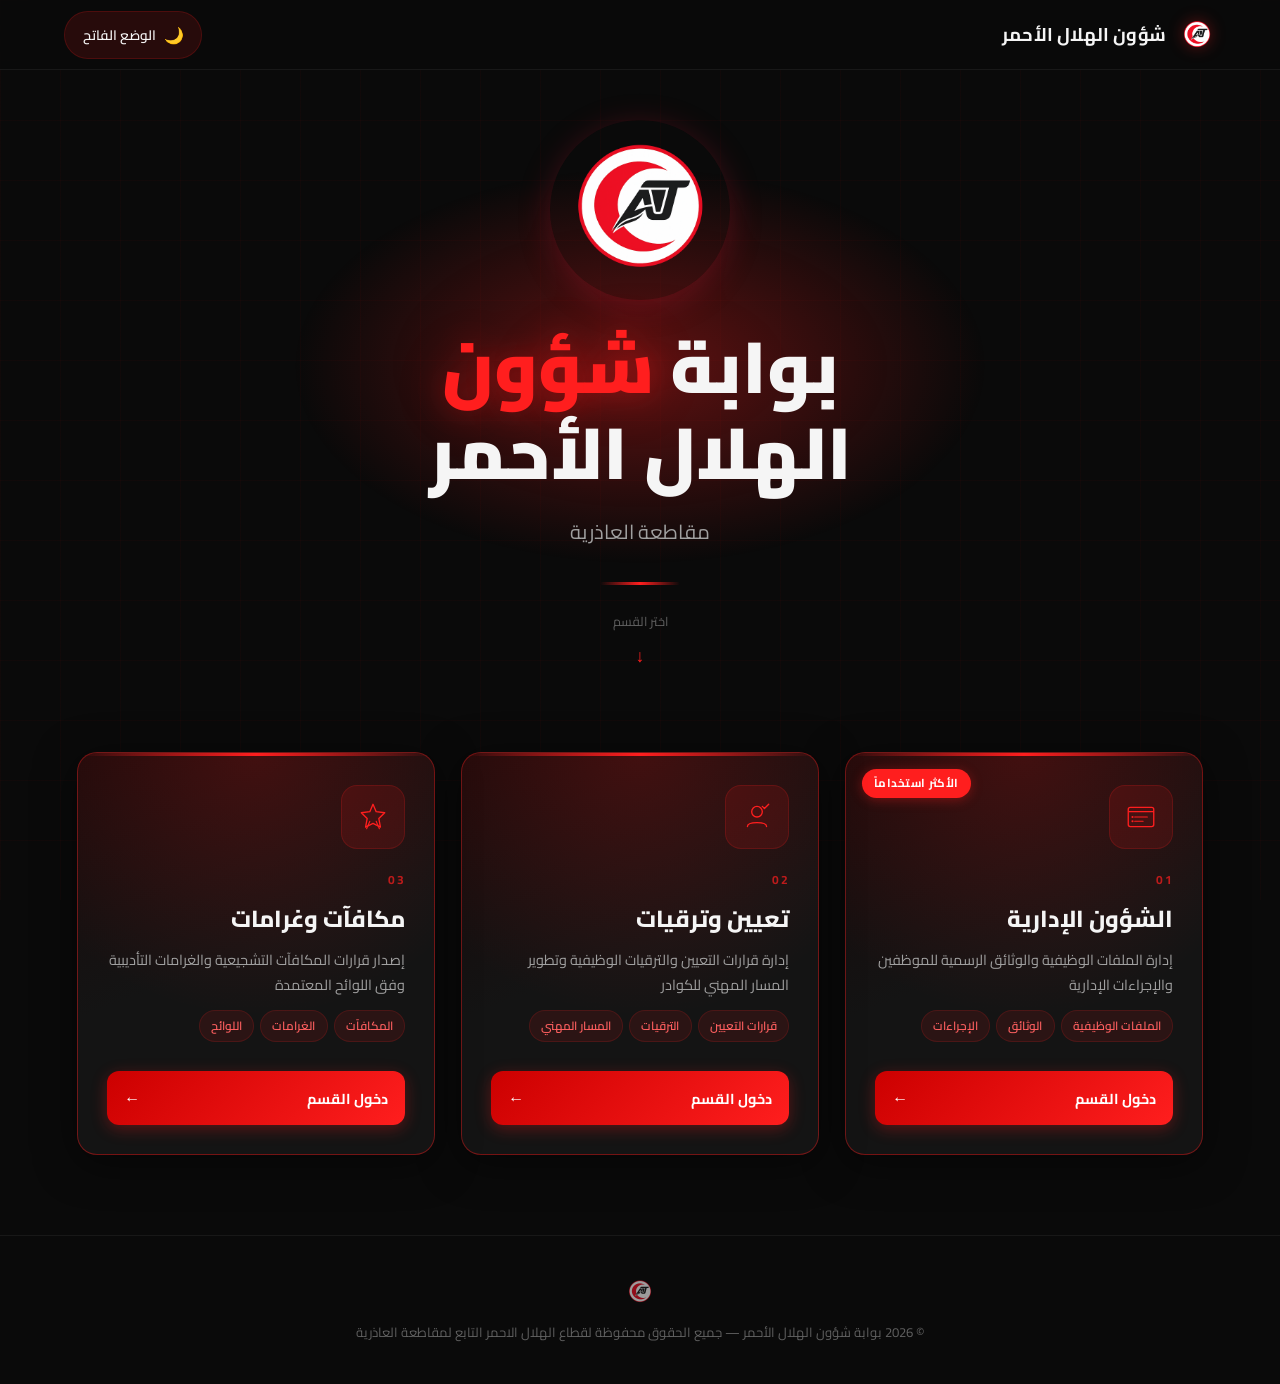
<file: index.html>
<!DOCTYPE html>
<html lang="ar" dir="rtl" data-theme="dark">
<head>
  <meta charset="UTF-8" />
  <meta name="viewport" content="width=device-width, initial-scale=1.0"/>
  <meta name="description" content="بوابة شؤون الهلال الأحمر - الشؤون الإدارية، التعيين والترقيات، المكافآت والغرامات" />
  <title>شؤون الهلال الأحمر</title>
  <link rel="preconnect" href="https://fonts.googleapis.com">
  <link rel="preconnect" href="https://fonts.gstatic.com" crossorigin>
  <link href="https://fonts.googleapis.com/css2?family=Cairo:wght@300;400;600;700;900&family=Tajawal:wght@300;400;500;700;800&display=swap" rel="stylesheet">
  <link rel="stylesheet" href="style.css" />
</head>
<body>

  <!-- ===== NAVBAR ===== -->
  <header class="navbar">
    <div class="navbar-brand">
      <div class="logo-icon">
        <img src="logo.png" alt="شعار الهلال" style="width: 100%; height: 100%; object-fit: contain; border-radius: 50%;" />
      </div>
      <span class="brand-title">شؤون الهلال الأحمر</span>
    </div>
    <div class="navbar-actions">
      <button id="theme-toggle" class="theme-btn" aria-label="تبديل الوضع">
        <span class="theme-icon dark-icon">🌙</span>
        <span class="theme-icon light-icon">☀️</span>
        <span class="theme-label dark-label">الوضع الفاتح</span>
        <span class="theme-label light-label">الوضع الداكن</span>
      </button>
    </div>
  </header>

  <!-- ===== HERO ===== -->
  <section class="hero">
    <div class="hero-bg-pattern"></div>
    <div class="hero-content">
      <div class="hero-logo-center" style="margin-bottom: 1.5rem; display: flex; justify-content: center;">
        <img src="logo.png" alt="شعار الهلال الأحمر" style="width: 180px; height: 180px; object-fit: contain; border-radius: 50%; box-shadow: 0 6px 32px rgba(227, 24, 55, 0.25);" />
      </div>
      <h1 class="hero-title">بوابة <span class="accent">شؤون</span><br/>الهلال الأحمر</h1>
      <p class="hero-sub">مقاطعة العاذرية</p>
      <div class="hero-divider"></div>
    </div>
    <div class="scroll-hint">
      <span>اختر القسم</span>
      <div class="scroll-arrow">↓</div>
    </div>
  </section>

  <!-- ===== CARDS ===== -->
  <main class="cards-section">
    <div class="cards-grid">

      <!-- Card 1: الشؤون الإدارية -->
      <div class="card card-featured" id="card-admin" tabindex="0" role="button" aria-label="الشؤون الإدارية" onclick="location.href='admin.html'">
        <div class="card-glow"></div>
        <div class="card-inner">
          <div class="card-badge-top">الأكثر استخداماً</div>
          <div class="card-icon-wrap">
            <div class="card-icon">
              <svg viewBox="0 0 64 64" fill="none" xmlns="http://www.w3.org/2000/svg">
                <rect x="8" y="14" width="48" height="36" rx="4" stroke="currentColor" stroke-width="2.5"/>
                <path d="M8 22 H56" stroke="currentColor" stroke-width="2.5"/>
                <path d="M20 32 H44" stroke="currentColor" stroke-width="2" stroke-linecap="round"/>
                <path d="M20 40 H36" stroke="currentColor" stroke-width="2" stroke-linecap="round"/>
                <circle cx="16" cy="32" r="2" fill="currentColor"/>
                <circle cx="16" cy="40" r="2" fill="currentColor"/>
              </svg>
            </div>
          </div>
          <div class="card-number">01</div>
          <h2 class="card-title">الشؤون الإدارية</h2>
          <p class="card-desc">إدارة الملفات الوظيفية والوثائق الرسمية للموظفين والإجراءات الإدارية</p>
          <div class="card-tags">
            <span class="tag">الملفات الوظيفية</span>
            <span class="tag">الوثائق</span>
            <span class="tag">الإجراءات</span>
          </div>
          <div class="card-btn">
            <span>دخول القسم</span>
            <span class="btn-arrow">←</span>
          </div>
        </div>
      </div>

      <!-- Card 2: تعيين وترقيات -->
      <div class="card card-featured" id="card-appointments" tabindex="0" role="button" aria-label="تعيين وترقيات" onclick="location.href='appointments.html'">
        <div class="card-glow"></div>
        <div class="card-inner">
          <div class="card-icon-wrap">
            <div class="card-icon">
              <svg viewBox="0 0 64 64" fill="none" xmlns="http://www.w3.org/2000/svg">
                <circle cx="32" cy="22" r="10" stroke="currentColor" stroke-width="2.5"/>
                <path d="M14 50 C14 40 50 40 50 50" stroke="currentColor" stroke-width="2.5" stroke-linecap="round"/>
                <path d="M42 12 L46 16 L54 8" stroke="currentColor" stroke-width="2.5" stroke-linecap="round" stroke-linejoin="round"/>
              </svg>
            </div>
          </div>
          <div class="card-number">02</div>
          <h2 class="card-title">تعيين وترقيات</h2>
          <p class="card-desc">إدارة قرارات التعيين والترقيات الوظيفية وتطوير المسار المهني للكوادر</p>
          <div class="card-tags">
            <span class="tag">قرارات التعيين</span>
            <span class="tag">الترقيات</span>
            <span class="tag">المسار المهني</span>
          </div>
          <div class="card-btn">
            <span>دخول القسم</span>
            <span class="btn-arrow">←</span>
          </div>
        </div>
      </div>

      <!-- Card 3: مكافآت وغرامات -->
      <div class="card card-featured" id="card-rewards" tabindex="0" role="button" aria-label="مكافآت وغرامات" onclick="location.href='rewards_hub.html'">
        <div class="card-glow"></div>
        <div class="card-inner">
          <div class="card-icon-wrap">
            <div class="card-icon">
              <svg viewBox="0 0 64 64" fill="none" xmlns="http://www.w3.org/2000/svg">
                <path d="M32 8 L38 22 L54 24 L43 35 L46 51 L32 44 L18 51 L21 35 L10 24 L26 22 Z" stroke="currentColor" stroke-width="2.5" stroke-linejoin="round"/>
                <path d="M26 40 L20 54" stroke="currentColor" stroke-width="2" stroke-linecap="round"/>
                <path d="M38 40 L44 54" stroke="currentColor" stroke-width="2" stroke-linecap="round"/>
              </svg>
            </div>
          </div>
          <div class="card-number">03</div>
          <h2 class="card-title">مكافآت وغرامات</h2>
          <p class="card-desc">إصدار قرارات المكافآت التشجيعية والغرامات التأديبية وفق اللوائح المعتمدة</p>
          <div class="card-tags">
            <span class="tag">المكافآت</span>
            <span class="tag">الغرامات</span>
            <span class="tag">اللوائح</span>
          </div>
          <div class="card-btn">
            <span>دخول القسم</span>
            <span class="btn-arrow">←</span>
          </div>
        </div>
      </div>

    </div>
  </main>

  <!-- ===== FOOTER ===== -->
  <footer class="footer">
    <div class="footer-inner">
      <div class="footer-logo">
        <img src="logo.png" alt="شعار الهلال" style="width: 100%; height: 100%; object-fit: contain; border-radius: 50%;" />
      </div>
      <p class="footer-text">© 2026 بوابة شؤون الهلال الأحمر — جميع الحقوق محفوظة لقطاع الهلال الاحمر التابع لمقاطعة العاذرية</p>
    </div>
  </footer>

  <script src="app.js"></script>
</body>
</html>
</file>
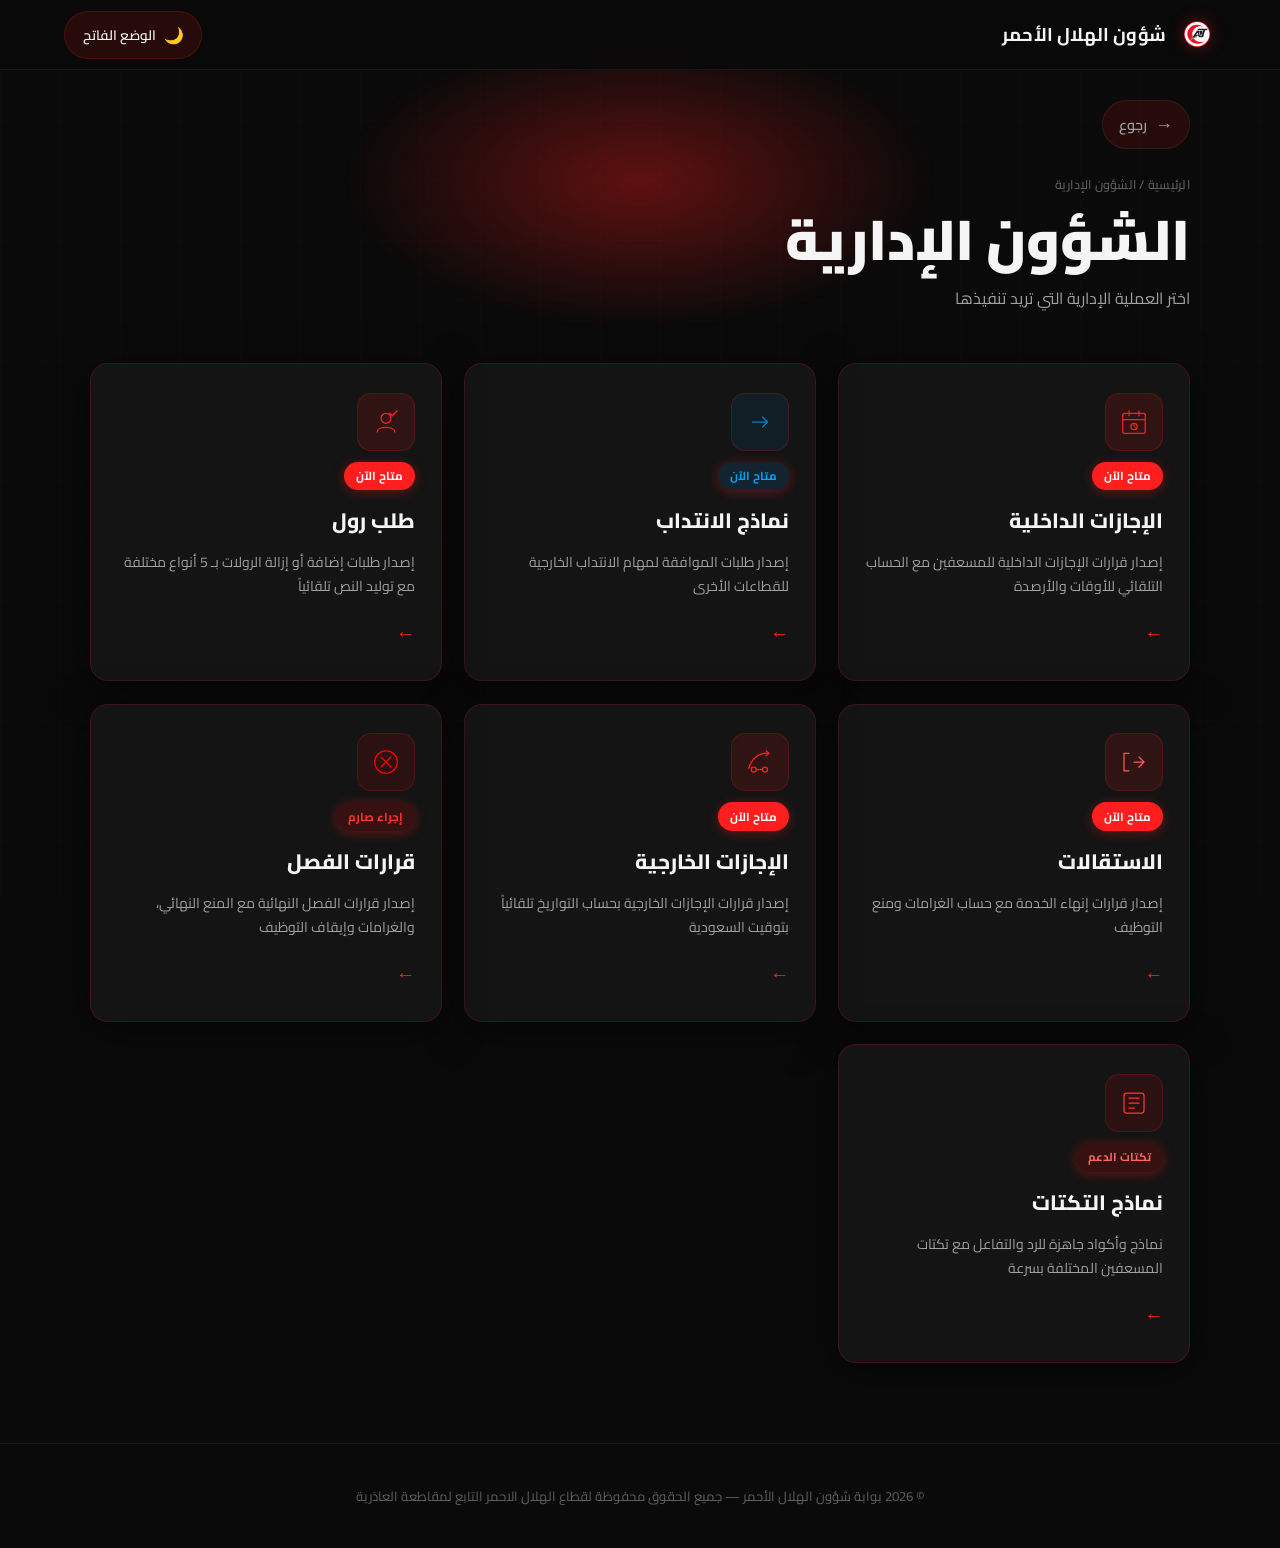
<file: admin.html>
<!DOCTYPE html>
<html lang="ar" dir="rtl" data-theme="dark">
<head>
  <meta charset="UTF-8"/>
  <meta name="viewport" content="width=device-width, initial-scale=1.0"/>
  <meta name="description" content="الشؤون الإدارية - بوابة الهلال الأحمر"/>
  <title>الشؤون الإدارية | الهلال الأحمر</title>
  <link rel="preconnect" href="https://fonts.googleapis.com">
  <link rel="preconnect" href="https://fonts.gstatic.com" crossorigin>
  <link href="https://fonts.googleapis.com/css2?family=Cairo:wght@300;400;600;700;900&family=Tajawal:wght@300;400;500;700;800&display=swap" rel="stylesheet">
  <link rel="stylesheet" href="style.css"/>
  <link rel="stylesheet" href="pages.css"/>
</head>
<body>

  <!-- NAVBAR -->
  <header class="navbar">
    <div class="navbar-brand">
      <div class="logo-icon">
        <img src="logo.png" alt="شعار الهلال" style="width: 100%; height: 100%; object-fit: contain; border-radius: 50%;" />
      </div>
      <span class="brand-title">شؤون الهلال الأحمر</span>
    </div>
    <div class="navbar-actions">
      <button id="theme-toggle" class="theme-btn" aria-label="تبديل الوضع">
        <span class="theme-icon dark-icon">🌙</span>
        <span class="theme-icon light-icon">☀️</span>
        <span class="theme-label dark-label">الوضع الفاتح</span>
        <span class="theme-label light-label">الوضع الداكن</span>
      </button>
    </div>
  </header>

  <!-- PAGE HEADER -->
  <div class="page-hero">
    <div class="page-hero-inner">
      <a href="index.html" class="back-btn">
        <span class="back-arrow">→</span>
        <span>رجوع</span>
      </a>
      <div class="page-hero-text">
        <div class="page-breadcrumb">الرئيسية / الشؤون الإدارية</div>
        <h1 class="page-title">
          <span class="accent">الشؤون</span> الإدارية
        </h1>
        <p class="page-sub">اختر العملية الإدارية التي تريد تنفيذها</p>
      </div>
    </div>
    <div class="page-hero-deco"></div>
  </div>

  <!-- SECTIONS GRID -->
  <main class="page-main">
    <div class="sections-grid">

      <!-- الإجازات الداخلية -->
      <a href="leave.html" class="section-card" id="sc-leave">
        <div class="sc-glow"></div>
        <div class="sc-inner">
          <div class="sc-icon-wrap">
            <svg viewBox="0 0 48 48" fill="none" xmlns="http://www.w3.org/2000/svg">
              <rect x="6" y="10" width="36" height="32" rx="3" stroke="currentColor" stroke-width="2"/>
              <path d="M16 6 L16 14" stroke="currentColor" stroke-width="2" stroke-linecap="round"/>
              <path d="M32 6 L32 14" stroke="currentColor" stroke-width="2" stroke-linecap="round"/>
              <path d="M6 20 H42" stroke="currentColor" stroke-width="2"/>
              <circle cx="24" cy="31" r="5" stroke="currentColor" stroke-width="2"/>
              <path d="M24 28 L24 31 L26 33" stroke="currentColor" stroke-width="1.5" stroke-linecap="round"/>
            </svg>
          </div>
          <div class="sc-badge">متاح الآن</div>
          <h2 class="sc-title">الإجازات الداخلية</h2>
          <p class="sc-desc">إصدار قرارات الإجازات الداخلية للمسعفين مع الحساب التلقائي للأوقات والأرصدة</p>
          <div class="sc-arrow">←</div>
        </div>
      </a>

      <!-- نماذج الانتداب -->
      <a href="deputation.html" class="section-card" id="sc-deputation">
        <div class="sc-glow"></div>
        <div class="sc-inner">
          <div class="sc-icon-wrap" style="color: #0081c7; background: rgba(0, 129, 199, 0.1);">
            <svg viewBox="0 0 48 48" fill="none" xmlns="http://www.w3.org/2000/svg">
              <path d="M12 24 L36 24 M28 16 L36 24 L28 32" stroke="currentColor" stroke-width="2" stroke-linecap="round" stroke-linejoin="round"/>
            </svg>
          </div>
          <div class="sc-badge" style="background: rgba(0, 129, 199, 0.15); color: #00a2ff;">متاح الآن</div>
          <h2 class="sc-title">نماذج الانتداب</h2>
          <p class="sc-desc">إصدار طلبات الموافقة لمهام الانتداب الخارجية للقطاعات الأخرى</p>
          <div class="sc-arrow">←</div>
        </div>
      </a>

      <!-- طلب رول -->
      <a href="role_request.html" class="section-card" id="sc-role">
        <div class="sc-glow"></div>
        <div class="sc-inner">
          <div class="sc-icon-wrap">
            <svg viewBox="0 0 48 48" fill="none" xmlns="http://www.w3.org/2000/svg">
              <circle cx="24" cy="18" r="8" stroke="currentColor" stroke-width="2"/>
              <path d="M10 40 C10 30 38 30 38 40" stroke="currentColor" stroke-width="2" stroke-linecap="round"/>
              <path d="M30 10 L34 14 L42 6" stroke="currentColor" stroke-width="2" stroke-linecap="round" stroke-linejoin="round"/>
            </svg>
          </div>
          <div class="sc-badge">متاح الآن</div>
          <h2 class="sc-title">طلب رول</h2>
          <p class="sc-desc">إصدار طلبات إضافة أو إزالة الرولات بـ 5 أنواع مختلفة مع توليد النص تلقائياً</p>
          <div class="sc-arrow">←</div>
        </div>
      </a>

      <!-- الاستقالات -->
      <a href="resignation.html" class="section-card" id="sc-resignation">
        <div class="sc-glow"></div>
        <div class="sc-inner">
          <div class="sc-icon-wrap" style="color: #ff5555;">
            <svg viewBox="0 0 48 48" fill="none" xmlns="http://www.w3.org/2000/svg">
              <path d="M16 10 H8 V38 H16" stroke="currentColor" stroke-width="2" stroke-linecap="round"/>
              <path d="M24 24 H40 M32 16 L40 24 L32 32" stroke="currentColor" stroke-width="2" stroke-linecap="round" stroke-linejoin="round"/>
            </svg>
          </div>
          <div class="sc-badge">متاح الآن</div>
          <h2 class="sc-title">الاستقالات</h2>
          <p class="sc-desc">إصدار قرارات إنهاء الخدمة مع حساب الغرامات ومنع التوظيف</p>
          <div class="sc-arrow">←</div>
        </div>
      </a>

      <!-- الإجازات الخارجية -->
      <a href="ext_leave.html" class="section-card" id="sc-ext-leave">
        <div class="sc-glow"></div>
        <div class="sc-inner">
          <div class="sc-icon-wrap">
            <svg viewBox="0 0 48 48" fill="none" xmlns="http://www.w3.org/2000/svg">
              <path d="M6 34 C10 20 22 8 38 10" stroke="currentColor" stroke-width="2" stroke-linecap="round"/>
              <path d="M34 6 L38 10 L34 14" stroke="currentColor" stroke-width="2" stroke-linecap="round" stroke-linejoin="round"/>
              <circle cx="14" cy="36" r="4" stroke="currentColor" stroke-width="2"/>
              <circle cx="32" cy="36" r="4" stroke="currentColor" stroke-width="2"/>
              <path d="M18 36 L28 36" stroke="currentColor" stroke-width="2"/>
            </svg>
          </div>
          <div class="sc-badge">متاح الآن</div>
          <h2 class="sc-title">الإجازات الخارجية</h2>
          <p class="sc-desc">إصدار قرارات الإجازات الخارجية بحساب التواريخ تلقائياً بتوقيت السعودية</p>
          <div class="sc-arrow">←</div>
        </div>
      </a>

      <!-- قرارات الفصل -->
      <a href="firing.html" class="section-card" id="sc-firing">
        <div class="sc-glow"></div>
        <div class="sc-inner">
          <div class="sc-icon-wrap" style="color: #ff0000; background: rgba(255,0,0,0.1);">
            <svg viewBox="0 0 48 48" fill="none" xmlns="http://www.w3.org/2000/svg">
              <circle cx="24" cy="24" r="18" stroke="currentColor" stroke-width="2"/>
              <path d="M16 16 L32 32 M32 16 L16 32" stroke="currentColor" stroke-width="2" stroke-linecap="round"/>
            </svg>
          </div>
          <div class="sc-badge" style="background: rgba(255,0,0,0.15); color: #ff3333;">إجراء صارم</div>
          <h2 class="sc-title">قرارات الفصل</h2>
          <p class="sc-desc">إصدار قرارات الفصل النهائية مع المنع النهائي، والغرامات وإيقاف التوظيف</p>
          <div class="sc-arrow">←</div>
        </div>
      </a>

      <!-- نماذج التكتات -->
      <a href="tickets.html" class="section-card" id="sc-tickets">
        <div class="sc-glow"></div>
        <div class="sc-inner">
          <div class="sc-icon-wrap" style="color: #ff3333; background: rgba(255, 0, 0, 0.1);">
            <svg viewBox="0 0 48 48" fill="none" xmlns="http://www.w3.org/2000/svg">
              <rect x="8" y="8" width="32" height="32" rx="4" stroke="currentColor" stroke-width="2"/>
              <path d="M16 16 H32 M16 24 H32 M16 32 H24" stroke="currentColor" stroke-width="2" stroke-linecap="round"/>
            </svg>
          </div>
          <div class="sc-badge" style="background: rgba(255, 0, 0, 0.15); color: #ff6666;">تكتات الدعم</div>
          <h2 class="sc-title">نماذج التكتات</h2>
          <p class="sc-desc">نماذج وأكواد جاهزة للرد والتفاعل مع تكتات المسعفين المختلفة بسرعة</p>
          <div class="sc-arrow">←</div>
        </div>
      </a>

    </div>
  </main>

  <!-- FOOTER -->
  <footer class="footer">
    <div class="footer-inner">
      <p class="footer-text">© 2026 بوابة شؤون الهلال الأحمر — جميع الحقوق محفوظة لقطاع الهلال الاحمر التابع لمقاطعة العاذرية</p>
    </div>
  </footer>

  <script src="app.js"></script>
</body>
</html>
</file>
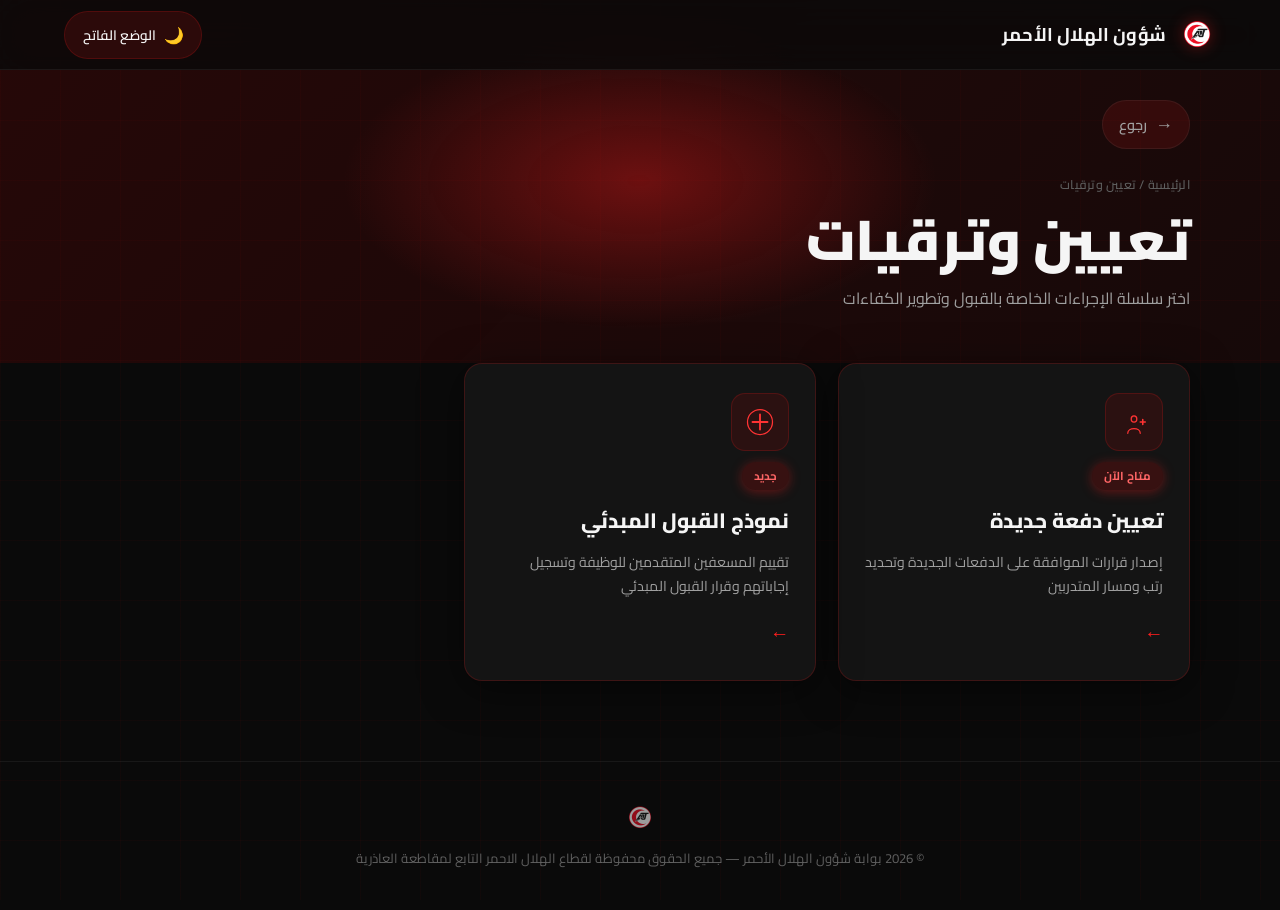
<file: appointments.html>
<!DOCTYPE html>
<html lang="ar" dir="rtl" data-theme="dark">
<head>
  <meta charset="UTF-8"/>
  <meta name="viewport" content="width=device-width, initial-scale=1.0"/>
  <meta name="description" content="تعيين وترقيات - بوابة الهلال الأحمر"/>
  <title>تعيين وترقيات | الهلال الأحمر</title>
  <link rel="preconnect" href="https://fonts.googleapis.com">
  <link rel="preconnect" href="https://fonts.gstatic.com" crossorigin>
  <link href="https://fonts.googleapis.com/css2?family=Cairo:wght@300;400;600;700;900&family=Tajawal:wght@300;400;500;700;800&display=swap" rel="stylesheet">
  <link rel="stylesheet" href="style.css"/>
  <link rel="stylesheet" href="pages.css"/>
</head>
<body>

  <!-- NAVBAR -->
  <header class="navbar">
    <div class="navbar-brand">
      <div class="logo-icon">
        <img src="logo.png" alt="شعار الهلال" style="width: 100%; height: 100%; object-fit: contain; border-radius: 50%;" />
      </div>
      <span class="brand-title">شؤون الهلال الأحمر</span>
    </div>
    <div class="navbar-actions">
      <button id="theme-toggle" class="theme-btn" aria-label="تبديل الوضع">
        <span class="theme-icon dark-icon">🌙</span>
        <span class="theme-icon light-icon">☀️</span>
        <span class="theme-label dark-label">الوضع الفاتح</span>
        <span class="theme-label light-label">الوضع الداكن</span>
      </button>
    </div>
  </header>

  <!-- PAGE HEADER -->
  <div class="page-hero" style="background: linear-gradient(135deg, rgba(204, 0, 0, 0.15) 0%, rgba(255, 0, 0, 0.05) 100%);">
    <div class="page-hero-inner">
      <a href="index.html" class="back-btn">
        <span class="back-arrow">→</span>
        <span>رجوع</span>
      </a>
      <div class="page-hero-text">
        <div class="page-breadcrumb">الرئيسية / تعيين وترقيات</div>
        <h1 class="page-title">
          تعيين <span class="accent">وترقيات</span>
        </h1>
        <p class="page-sub">اختر سلسلة الإجراءات الخاصة بالقبول وتطوير الكفاءات</p>
      </div>
    </div>
    <div class="page-hero-deco"></div>
  </div>

  <!-- SECTIONS GRID -->
  <main class="page-main">
    <div class="sections-grid">

      <!-- تعيين دفعة جديدة -->
      <a href="new_batch.html" class="section-card" id="sc-new-batch">
        <div class="sc-glow"></div>
        <div class="sc-inner">
          <div class="sc-icon-wrap" style="color: #ff3333; background: rgba(255, 0, 0, 0.1);">
            <svg viewBox="0 0 48 48" fill="none" xmlns="http://www.w3.org/2000/svg">
              <path d="M14 42 C14 32 34 32 34 42 M24 24 C18 24 18 14 24 14 C30 14 30 24 24 24 Z" stroke="currentColor" stroke-width="2" stroke-linecap="round"/>
              <path d="M34 24 L42 24 M38 20 L38 28" stroke="currentColor" stroke-width="2.5" stroke-linecap="round"/>
            </svg>
          </div>
          <div class="sc-badge" style="background: rgba(255, 0, 0, 0.15); color: #ff6666;">متاح الآن</div>
          <h2 class="sc-title">تعيين دفعة جديدة</h2>
          <p class="sc-desc">إصدار قرارات الموافقة على الدفعات الجديدة وتحديد رتب ومسار المتدربين</p>
          <div class="sc-arrow">←</div>
        </div>
      </a>

      <!-- نموذج القبول المبدئي -->
      <a href="initial_acceptance.html" class="section-card" id="sc-initial-acceptance">
        <div class="sc-glow"></div>
        <div class="sc-inner">
          <div class="sc-icon-wrap" style="color: #ff3333; background: rgba(255, 0, 0, 0.1);">
            <svg viewBox="0 0 48 48" fill="none" xmlns="http://www.w3.org/2000/svg">
              <path d="M24 12V36M12 24H36" stroke="currentColor" stroke-width="3" stroke-linecap="round"/>
              <circle cx="24" cy="24" r="20" stroke="currentColor" stroke-width="2" fill="none"/>
            </svg>
          </div>
          <div class="sc-badge" style="background: rgba(255, 0, 0, 0.15); color: #ff6666;">جديد</div>
          <h2 class="sc-title">نموذج القبول المبدئي</h2>
          <p class="sc-desc">تقييم المسعفين المتقدمين للوظيفة وتسجيل إجاباتهم وقرار القبول المبدئي</p>
          <div class="sc-arrow">←</div>
        </div>
      </a>

    </div>
  </main>

  <!-- FOOTER -->
  <footer class="footer">
    <div class="footer-inner">
      <div class="footer-logo">
        <img src="logo.png" alt="شعار الهلال" style="width: 100%; height: 100%; object-fit: contain; border-radius: 50%;" />
      </div>
      <p class="footer-text">© 2026 بوابة شؤون الهلال الأحمر — جميع الحقوق محفوظة لقطاع الهلال الاحمر التابع لمقاطعة العاذرية</p>
    </div>
  </footer>

  <script src="app.js"></script>
</body>
</html>
</file>
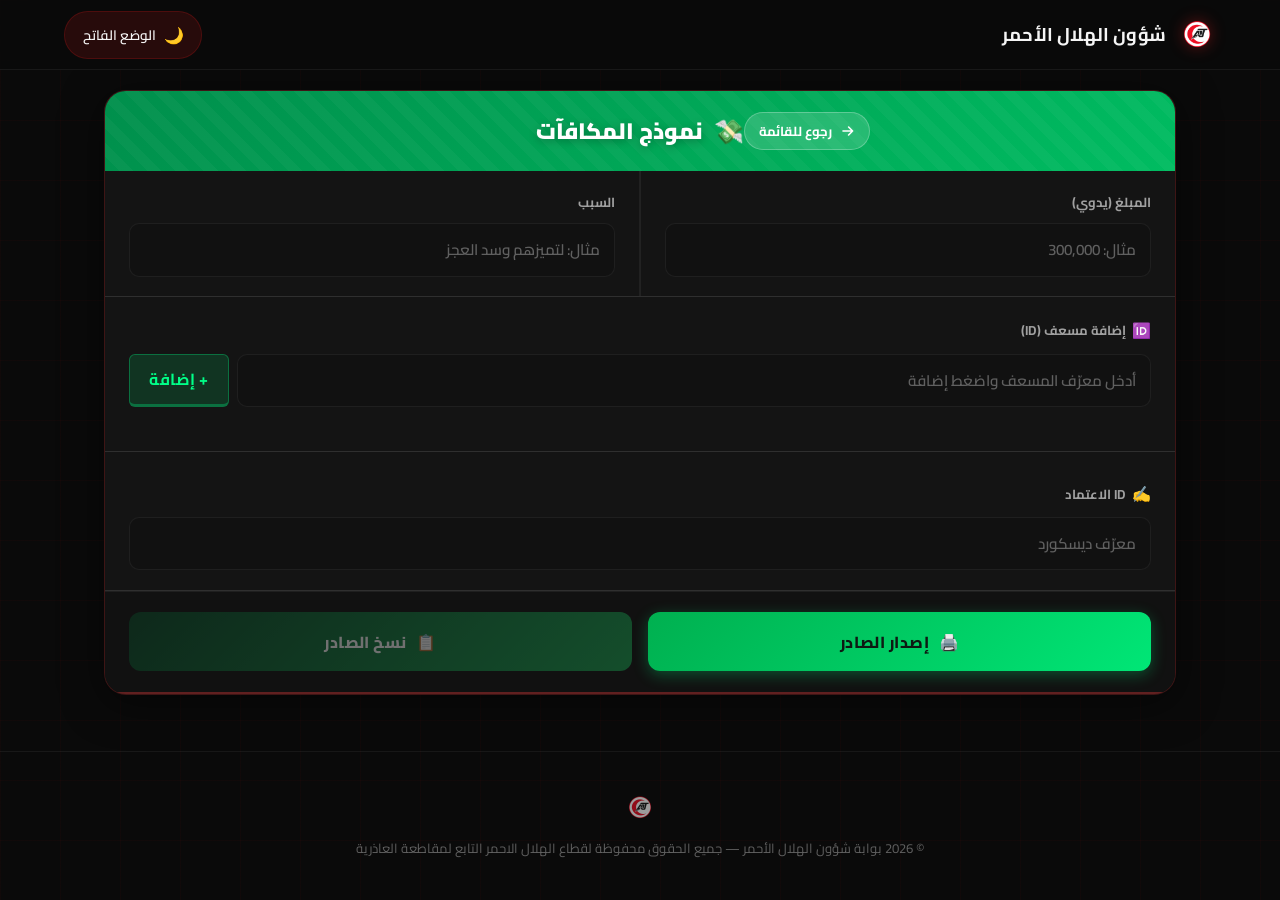
<file: bonus.html>
<!DOCTYPE html>
<html lang="ar" dir="rtl" data-theme="dark">
<head>
<meta charset="UTF-8"/><meta name="viewport" content="width=device-width, initial-scale=1.0"/>
<title>نموذج المكافآت | الهلال الأحمر</title>
<link rel="preconnect" href="https://fonts.googleapis.com">
<link href="https://fonts.googleapis.com/css2?family=Cairo:wght@400;600;700;900&display=swap" rel="stylesheet">
<link rel="stylesheet" href="style.css"/>
<link rel="stylesheet" href="leave2.css"/>
<link rel="stylesheet" href="role_request.css"/>
</head>
<body>

<!-- NAVBAR -->
<header class="navbar">
  <div class="navbar-brand">
    <div class="logo-icon"><img src="logo.png" alt="شعار الهلال" style="width: 100%; height: 100%; object-fit: contain; border-radius: 50%;" /></div>
    <span class="brand-title">شؤون الهلال الأحمر</span>
  </div>
  <div class="navbar-actions">
    <button id="theme-toggle" class="theme-btn">
      <span class="theme-icon dark-icon">🌙</span><span class="theme-icon light-icon">☀️</span>
      <span class="theme-label dark-label">الوضع الفاتح</span><span class="theme-label light-label">الوضع الداكن</span>
    </button>
  </div>
</header>

<!-- WRAPPER -->
<main class="lv-wrapper">

  <!-- FORM CARD -->
  <div class="lv-card">

    <div class="lv-card-header" style="background: linear-gradient(135deg, #008f4c 0%, #00bc61 100%);">
      <div class="lv-header-right">
        <a href="rewards_hub.html" class="lv-back">
          <svg viewBox="0 0 20 20" fill="none"><path d="M12 5l5 5-5 5M5 10h12" stroke="currentColor" stroke-width="2" stroke-linecap="round" stroke-linejoin="round"/></svg>
          رجوع للقائمة
        </a>
      </div>
      <div class="lv-header-center">
        <span class="lv-header-icon">💸</span>
        <h1 class="lv-header-title">نموذج المكافآت</h1>
      </div>
      <div class="lv-header-left"></div>
    </div>

    <!-- Row 1: Amount & Reason -->
    <div class="lv-fields-row">
      <div class="lv-field">
        <label class="lv-label">المبلغ (يدوي)</label>
        <input id="bonus-amount" type="text" class="lv-input" placeholder="مثال: 300,000"/>
      </div>
      <div class="lv-field">
        <label class="lv-label">السبب</label>
        <input id="bonus-reason" type="text" class="lv-input" placeholder="مثال: لتميزهم وسد العجز"/>
      </div>
    </div>

    <!-- Row 2: Paramedic IDs -->
    <div class="lv-fields-row">
      <div class="lv-field" style="flex: 1;">
        <label class="lv-label"><span class="lv-licon">🆔</span> إضافة مسعف (ID)</label>
        <div style="display: flex; gap: 0.5rem;">
          <input id="add-id-input" type="text" class="lv-input" placeholder="أدخل معرّف المسعف واضغط إضافة" style="flex: 1;" />
          <button id="add-id-btn" class="lv-btn" style="width: auto; padding: 0 1.2rem; border-radius: 6px; background: rgba(0, 230, 118, 0.15); color: #00ff88; border: 1px solid rgba(0,255,136,0.3); border-bottom: 3px solid rgba(0,255,136,0.3); cursor: pointer; font-weight: bold; flex: none;">+ إضافة</button>
        </div>
        <div id="paramedics-list" style="display: flex; flex-wrap: wrap; gap: 0.5rem; margin-top: 1rem;">
          <!-- IDs will be added here dynamically -->
        </div>
      </div>
    </div>

    <!-- Row 3: Approver ID -->
    <div class="lv-fields-row" style="margin-top: 0.5rem;">
       <div class="lv-field">
        <label class="lv-label"><span class="lv-licon">✍️</span> ID الاعتماد</label>
        <input id="approver-id" type="text" class="lv-input" placeholder="معرّف ديسكورد"/>
      </div>
    </div>

    <!-- Actions -->
    <div class="lv-actions">
      <button class="lv-btn lv-btn-issue" id="btn-issue" style="background: linear-gradient(135deg, #00b050, #00e676); color: #0d1a13; box-shadow: 0 4px 15px rgba(0, 230, 118, 0.3);" onclick="window.issueBonus()">
        <span>🖨️</span><span>إصدار الصادر</span>
      </button>
      <button class="lv-btn lv-btn-copy" id="btn-copy" onclick="window.copyBonus()" disabled>
        <span>📋</span><span>نسخ الصادر</span>
      </button>
    </div>

    <div class="lv-error" id="lv-error"></div>
  </div>

  <!-- OUTPUT CARD -->
  <div class="lv-output-card" id="lv-output-card">
    <div class="lv-output-header">
      <span>📤 الصادر الناتج</span>
      <button class="lv-output-copy-btn" onclick="window.copyBonus()">📋 نسخ الصادر</button>
    </div>
    <pre class="lv-output-text" id="lv-output-text"></pre>
  </div>

</main>

<footer class="footer" style="margin-top:auto;">
  <div class="footer-inner">
      <div class="footer-logo">
        <img src="logo.png" alt="شعار الهلال" style="width: 100%; height: 100%; object-fit: contain; border-radius: 50%;" />
      </div>
      <p class="footer-text">© 2026 بوابة شؤون الهلال الأحمر — جميع الحقوق محفوظة لقطاع الهلال الاحمر التابع لمقاطعة العاذرية</p>
  </div>
</footer>

<script src="app.js"></script>
<script src="bonus.js"></script>
</body>
</html>
</file>
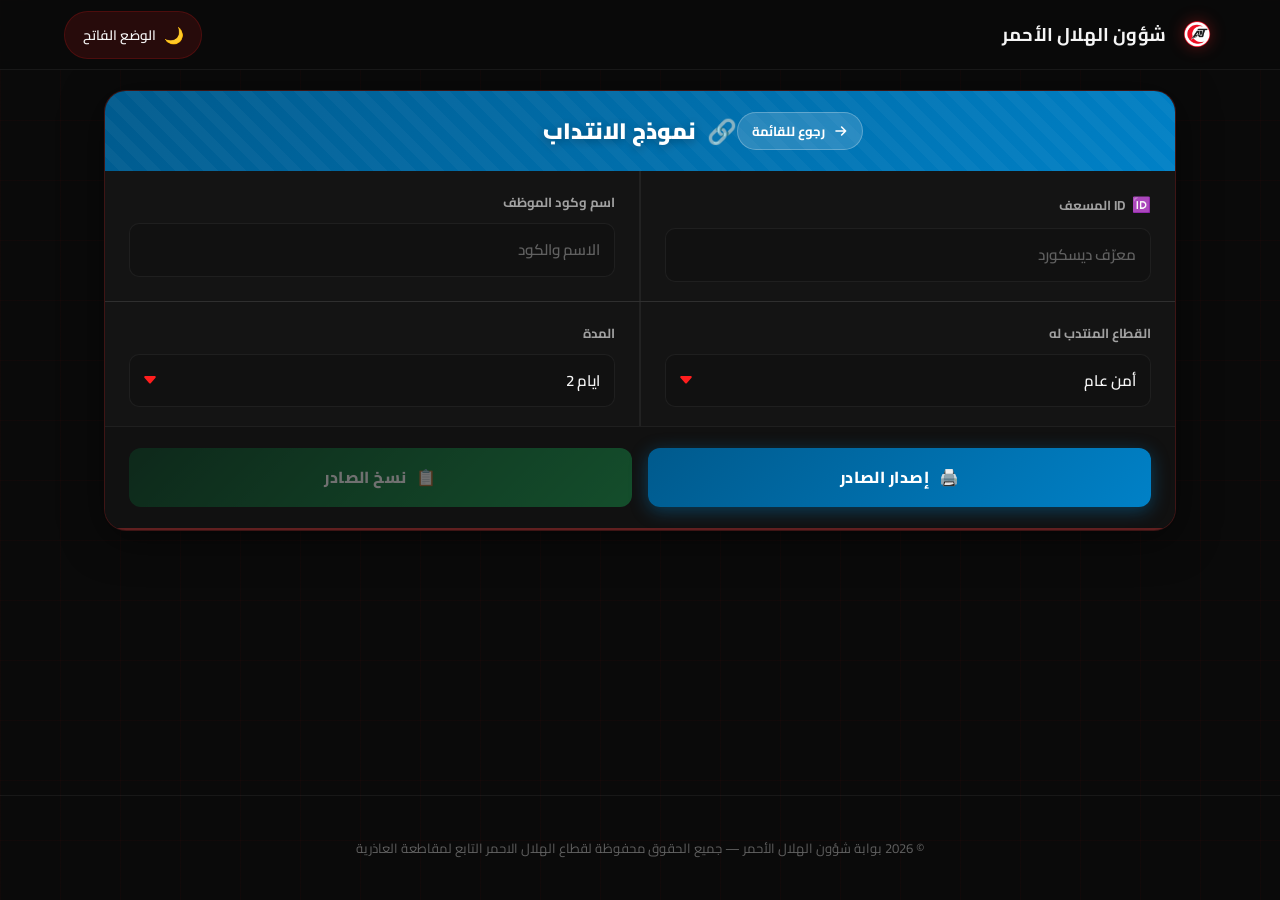
<file: deputation.html>
<!DOCTYPE html>
<html lang="ar" dir="rtl" data-theme="dark">
<head>
<meta charset="UTF-8"/><meta name="viewport" content="width=device-width, initial-scale=1.0"/>
<title>نماذج الانتداب | الهلال الأحمر</title>
<link rel="preconnect" href="https://fonts.googleapis.com">
<link href="https://fonts.googleapis.com/css2?family=Cairo:wght@400;600;700;900&display=swap" rel="stylesheet">
<link rel="stylesheet" href="style.css"/>
<link rel="stylesheet" href="leave2.css"/>
<link rel="stylesheet" href="role_request.css"/>
</head>
<body>

<!-- NAVBAR -->
<header class="navbar">
  <div class="navbar-brand">
    <div class="logo-icon"><img src="logo.png" alt="شعار الهلال" style="width: 100%; height: 100%; object-fit: contain; border-radius: 50%;" /></div>
    <span class="brand-title">شؤون الهلال الأحمر</span>
  </div>
  <div class="navbar-actions">
    <button id="theme-toggle" class="theme-btn">
      <span class="theme-icon dark-icon">🌙</span><span class="theme-icon light-icon">☀️</span>
      <span class="theme-label dark-label">الوضع الفاتح</span><span class="theme-label light-label">الوضع الداكن</span>
    </button>
  </div>
</header>

<!-- WRAPPER -->
<main class="lv-wrapper">

  <!-- FORM CARD -->
  <div class="lv-card">

    <!-- Header -->
    <div class="lv-card-header" style="background: linear-gradient(135deg, #005a8d 0%, #0081c7 100%);">
      <div class="lv-header-right">
        <a href="admin.html" class="lv-back">
          <svg viewBox="0 0 20 20" fill="none"><path d="M12 5l5 5-5 5M5 10h12" stroke="currentColor" stroke-width="2" stroke-linecap="round" stroke-linejoin="round"/></svg>
          رجوع للقائمة
        </a>
      </div>
      <div class="lv-header-center">
        <span class="lv-header-icon">🔗</span>
        <h1 class="lv-header-title">نموذج الانتداب</h1>
      </div>
      <div class="lv-header-left"></div>
    </div>

    <!-- Row 1: بيانات المسعف -->
    <div class="lv-fields-row">
      <div class="lv-field">
        <label class="lv-label"><span class="lv-licon">🆔</span> ID المسعف</label>
        <input id="dep-id" type="text" class="lv-input" placeholder="معرّف ديسكورد"/>
      </div>
      <div class="lv-field">
        <label class="lv-label">اسم وكود الموظف</label>
        <input id="dep-name" type="text" class="lv-input" placeholder="الاسم والكود"/>
      </div>
    </div>

    <!-- Row 2: القطاع والمدة -->
    <div class="lv-fields-row lv-fields-row2">
      <div class="lv-field">
        <label class="lv-label">القطاع المنتدب له</label>
        <select id="dep-sector" class="lv-input rr-select">
          <option value="أمن عام">أمن عام</option>
          <option value="حرس حدود">حرس حدود</option>
          <option value="أمن المنشات">أمن المنشات</option>
          <option value="أمن طرق">أمن طرق</option>
          <option value="كراج ميكانيك">كراج ميكانيك</option>
        </select>
      </div>

      <div class="lv-field">
        <label class="lv-label">المدة</label>
        <select id="dep-duration" class="lv-input rr-select">
          <option value="2 ايام">2 ايام</option>
          <option value="3 ايام">3 ايام</option>
          <option value="4 ايام">4 ايام</option>
          <option value="5 ايام">5 ايام</option>
        </select>
      </div>
    </div>

    <!-- Actions -->
    <div class="lv-actions">
      <button class="lv-btn lv-btn-issue" id="btn-issue" style="background: linear-gradient(135deg, #005a8d, #0081c7); box-shadow: 0 4px 18px rgba(0, 129, 199, 0.4);" onclick="window.issueDeputation()">
        <span>🖨️</span><span>إصدار الصادر</span>
      </button>
      <button class="lv-btn lv-btn-copy" id="btn-copy" onclick="window.copyDeputation()" disabled>
        <span>📋</span><span>نسخ الصادر</span>
      </button>
    </div>

    <div class="lv-error" id="lv-error"></div>
  </div><!-- /lv-card -->

  <!-- OUTPUT CARD -->
  <div class="lv-output-card" id="lv-output-card">
    <div class="lv-output-header">
      <span>📤 الصادر الناتج</span>
      <button class="lv-output-copy-btn" onclick="window.copyDeputation()">📋 نسخ الصادر</button>
    </div>
    <pre class="lv-output-text" id="lv-output-text"></pre>
  </div>

</main>

<footer class="footer" style="margin-top:auto;">
  <div class="footer-inner"><p class="footer-text">© 2026 بوابة شؤون الهلال الأحمر — جميع الحقوق محفوظة لقطاع الهلال الاحمر التابع لمقاطعة العاذرية</p></div>
</footer>

<script src="app.js"></script>
<script src="deputation.js"></script>
</body>
</html>
</file>
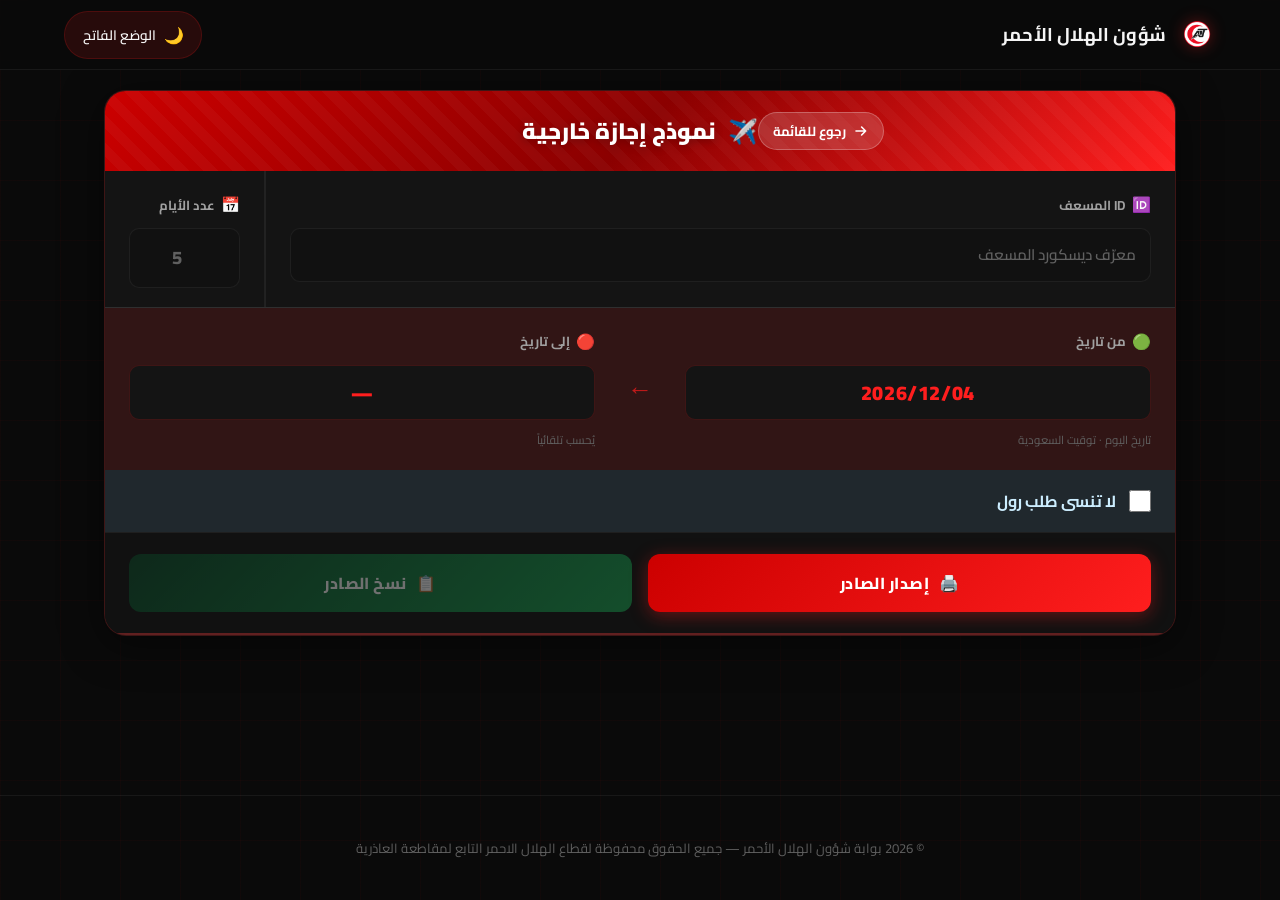
<file: ext_leave.html>
<!DOCTYPE html>
<html lang="ar" dir="rtl" data-theme="dark">
<head>
<meta charset="UTF-8"/><meta name="viewport" content="width=device-width, initial-scale=1.0"/>
<title>إجازة خارجية | الهلال الأحمر</title>
<link rel="preconnect" href="https://fonts.googleapis.com">
<link href="https://fonts.googleapis.com/css2?family=Cairo:wght@400;600;700;900&display=swap" rel="stylesheet">
<link rel="stylesheet" href="style.css"/>
<link rel="stylesheet" href="leave2.css"/>
<link rel="stylesheet" href="ext_leave.css"/>
</head>
<body>

<!-- NAVBAR -->
<header class="navbar">
  <div class="navbar-brand">
    <div class="logo-icon"><img src="logo.png" alt="شعار الهلال" style="width: 100%; height: 100%; object-fit: contain; border-radius: 50%;" /></div>
    <span class="brand-title">شؤون الهلال الأحمر</span>
  </div>
  <div class="navbar-actions">
    <button id="theme-toggle" class="theme-btn">
      <span class="theme-icon dark-icon">🌙</span><span class="theme-icon light-icon">☀️</span>
      <span class="theme-label dark-label">الوضع الفاتح</span><span class="theme-label light-label">الوضع الداكن</span>
    </button>
  </div>
</header>

<!-- PAGE WRAPPER -->
<main class="lv-wrapper">

  <!-- FORM CARD -->
  <div class="lv-card">

    <!-- Card Header -->
    <div class="lv-card-header">
      <div class="lv-header-right">
        <a href="admin.html" class="lv-back">
          <svg viewBox="0 0 20 20" fill="none"><path d="M12 5l5 5-5 5M5 10h12" stroke="currentColor" stroke-width="2" stroke-linecap="round" stroke-linejoin="round"/></svg>
          رجوع للقائمة
        </a>
      </div>
      <div class="lv-header-center">
        <span class="lv-header-icon">✈️</span>
        <h1 class="lv-header-title">نموذج إجازة خارجية</h1>
      </div>
      <div class="lv-header-left"></div>
    </div>

    <!-- Fields Row: ID + عدد الأيام -->
    <div class="lv-fields-row">

      <div class="lv-field">
        <label class="lv-label"><span class="lv-licon">🆔</span> ID المسعف</label>
        <input id="paramedic-id" type="text" class="lv-input" placeholder="معرّف ديسكورد المسعف"/>
      </div>

      <div class="lv-field lv-field-xs">
        <label class="lv-label"><span class="lv-licon">📅</span> عدد الأيام</label>
        <input id="days" type="number" class="lv-input lv-input-num" placeholder="5" min="1" max="365" step="1"/>
      </div>

    </div>

    <!-- Auto-calculated dates row -->
    <div class="lv-fields-row lv-fields-row2 ext-dates-row">

      <div class="lv-field lv-field-auto-date">
        <label class="lv-label"><span class="lv-licon">🟢</span> من تاريخ</label>
        <div class="ext-date-val" id="start-date-display">—</div>
        <span class="lv-hint">تاريخ اليوم · توقيت السعودية</span>
      </div>

      <div class="ext-arrow">←</div>

      <div class="lv-field lv-field-auto-date">
        <label class="lv-label"><span class="lv-licon">🔴</span> إلى تاريخ</label>
        <div class="ext-date-val" id="end-date-display">—</div>
        <span class="lv-hint">يُحسب تلقائياً</span>
      </div>

    </div>

    <!-- Confirm Checkbox -->
    <div class="lv-fields-row lv-fields-row2">
      <div class="lv-field" style="flex-direction: row; gap: .8rem; align-items: center; padding: 1rem 1.5rem; justify-content: flex-start; background: rgba(0,162,255,0.05);">
        <input type="checkbox" id="role-request-check" class="lv-input" style="width: 22px; height: 22px; cursor: pointer; flex: none; accent-color: #00a2ff;"/>
        <label for="role-request-check" class="lv-label" style="cursor: pointer; font-size: 1rem; margin: 0; color: #cceeff;">لا تنسى طلب رول</label>
      </div>
    </div>

    <!-- Actions -->
    <div class="lv-actions">
      <button class="lv-btn lv-btn-issue" id="btn-issue" onclick="issueExtLeave()">
        <span>🖨️</span><span>إصدار الصادر</span>
      </button>
      <button class="lv-btn lv-btn-copy" id="btn-copy" onclick="copyExtLeave()" disabled>
        <span>📋</span><span>نسخ الصادر</span>
      </button>
    </div>

    <!-- Error -->
    <div class="lv-error" id="lv-error"></div>

  </div><!-- /lv-card -->

  <!-- OUTPUT CARD -->
  <div class="lv-output-card" id="lv-output-card">
    <div class="lv-output-header">
      <span>📤 الصادر الناتج</span>
      <button class="lv-output-copy-btn" onclick="copyExtLeave()">📋 نسخ الصادر</button>
    </div>
    <pre class="lv-output-text" id="lv-output-text"></pre>
  </div>

</main>

<footer class="footer" style="margin-top:auto;">
  <div class="footer-inner"><p class="footer-text">© 2026 بوابة شؤون الهلال الأحمر — جميع الحقوق محفوظة لقطاع الهلال الاحمر التابع لمقاطعة العاذرية</p></div>
</footer>

<script src="app.js"></script>
<script src="ext_leave.js"></script>
</body>
</html>
</file>
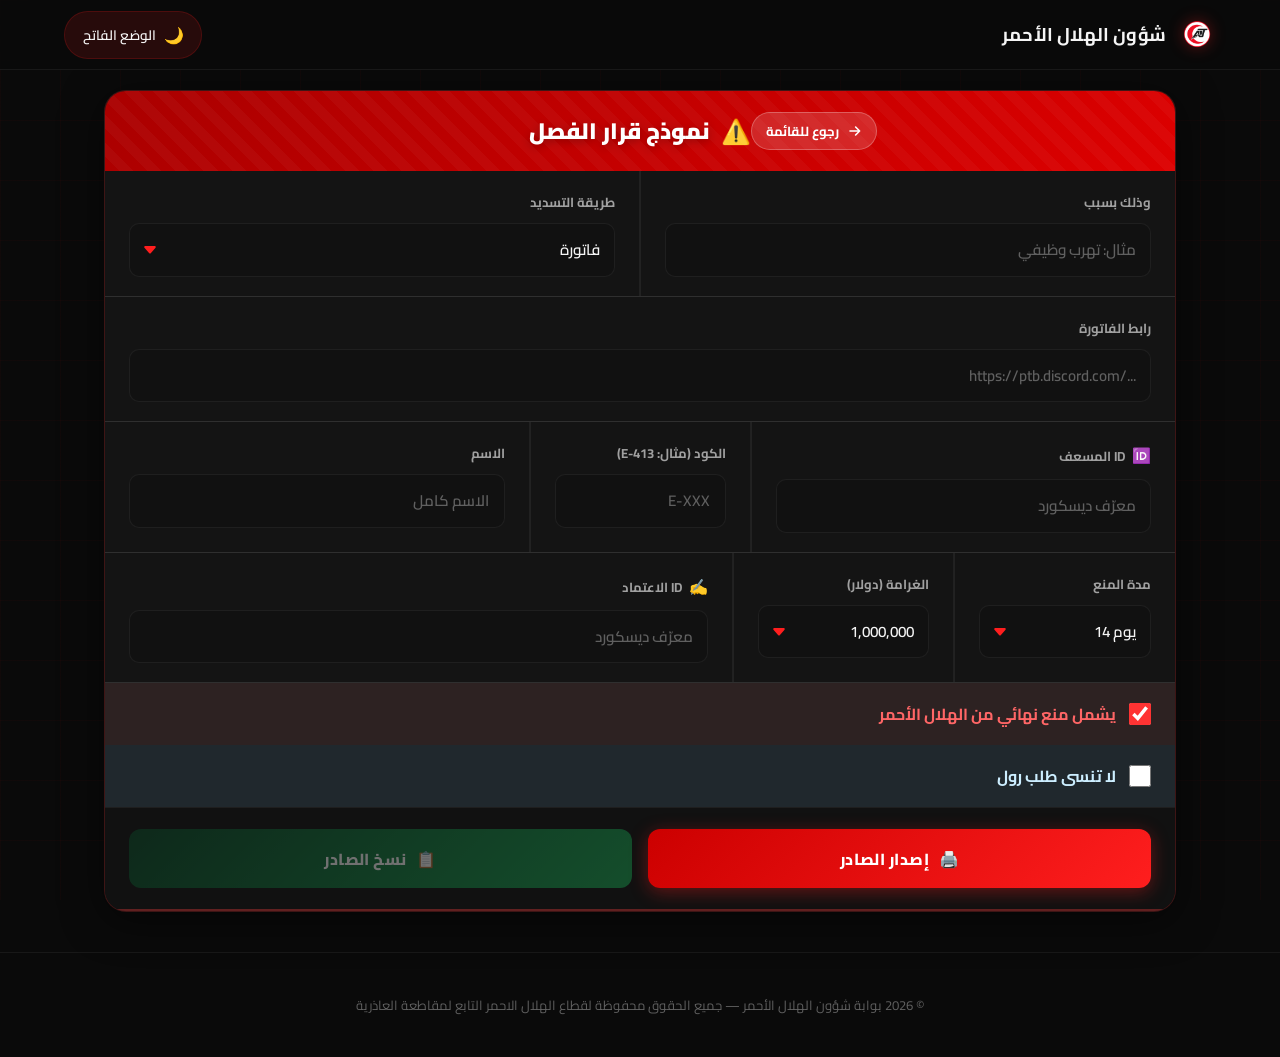
<file: firing.html>
<!DOCTYPE html>
<html lang="ar" dir="rtl" data-theme="dark">
<head>
<meta charset="UTF-8"/><meta name="viewport" content="width=device-width, initial-scale=1.0"/>
<title>قرارات الفصل | الهلال الأحمر</title>
<link rel="preconnect" href="https://fonts.googleapis.com">
<link href="https://fonts.googleapis.com/css2?family=Cairo:wght@400;600;700;900&display=swap" rel="stylesheet">
<link rel="stylesheet" href="style.css"/>
<link rel="stylesheet" href="leave2.css"/>
<link rel="stylesheet" href="role_request.css"/>
</head>
<body>

<!-- NAVBAR -->
<header class="navbar">
  <div class="navbar-brand">
    <div class="logo-icon"><img src="logo.png" alt="شعار الهلال" style="width: 100%; height: 100%; object-fit: contain; border-radius: 50%;" /></div>
    <span class="brand-title">شؤون الهلال الأحمر</span>
  </div>
  <div class="navbar-actions">
    <button id="theme-toggle" class="theme-btn">
      <span class="theme-icon dark-icon">🌙</span><span class="theme-icon light-icon">☀️</span>
      <span class="theme-label dark-label">الوضع الفاتح</span><span class="theme-label light-label">الوضع الداكن</span>
    </button>
  </div>
</header>

<!-- WRAPPER -->
<main class="lv-wrapper">

  <!-- FORM CARD -->
  <div class="lv-card">

    <!-- Header -->
    <div class="lv-card-header" style="background: linear-gradient(135deg, #a00 0%, #d00 100%);">
      <div class="lv-header-right">
        <a href="admin.html" class="lv-back">
          <svg viewBox="0 0 20 20" fill="none"><path d="M12 5l5 5-5 5M5 10h12" stroke="currentColor" stroke-width="2" stroke-linecap="round" stroke-linejoin="round"/></svg>
          رجوع للقائمة
        </a>
      </div>
      <div class="lv-header-center">
        <span class="lv-header-icon">⚠️</span>
        <h1 class="lv-header-title">نموذج قرار الفصل</h1>
      </div>
      <div class="lv-header-left"></div>
    </div>

    <!-- Row 1: السبب + طريقة التسديد -->
    <div class="lv-fields-row">
      <div class="lv-field">
        <label class="lv-label">وذلك بسبب</label>
        <input id="firing-reason" type="text" class="lv-input" placeholder="مثال: تهرب وظيفي"/>
      </div>

      <div class="lv-field">
        <label class="lv-label">طريقة التسديد</label>
        <select id="payment-method" class="lv-input rr-select" onchange="window.updateForm()">
          <option value="فاتورة">فاتورة</option>
          <option value="رقابي">رقابي (بدون رابط)</option>
        </select>
      </div>
    </div>

    <!-- Row 2: رابط الفاتورة (conditional) -->
    <div class="lv-fields-row" id="invoice-row">
      <div class="lv-field">
        <label class="lv-label">رابط الفاتورة</label>
        <input id="invoice-url" type="url" class="lv-input" placeholder="https://ptb.discord.com/..."/>
      </div>
    </div>

    <!-- Row 3: بيانات المسعف (ID, كود, اسم) -->
    <div class="lv-fields-row">
      <div class="lv-field">
        <label class="lv-label"><span class="lv-licon">🆔</span> ID المسعف</label>
        <input id="paramedic-id" type="text" class="lv-input" placeholder="معرّف ديسكورد"/>
      </div>
      <div class="lv-field lv-field-sm">
        <label class="lv-label">الكود (مثال: E-413)</label>
        <input id="paramedic-code" type="text" class="lv-input" placeholder="E-XXX"/>
      </div>
      <div class="lv-field">
        <label class="lv-label">الاسم</label>
        <input id="paramedic-name" type="text" class="lv-input" placeholder="الاسم كامل"/>
      </div>
    </div>

    <!-- Row 4: العقوبات (منع, غرامة, ID اعتماد) -->
    <div class="lv-fields-row">
      <div class="lv-field lv-field-sm">
        <label class="lv-label">مدة المنع</label>
        <select id="ban-duration" class="lv-input rr-select">
          <option value="14">14 يوم</option>
          <option value="7">7 أيام</option>
        </select>
      </div>
      <div class="lv-field lv-field-sm">
        <label class="lv-label">الغرامة (دولار)</label>
        <select id="fine-amount" class="lv-input rr-select">
          <option value="1,000,000">1,000,000</option>
          <option value="500,000">500,000</option>
        </select>
      </div>
       <div class="lv-field">
        <label class="lv-label"><span class="lv-licon">✍️</span> ID الاعتماد</label>
        <input id="approver-id" type="text" class="lv-input" placeholder="معرّف ديسكورد"/>
      </div>
    </div>

    <!-- Row 5: المنع النهائي -->
    <div class="lv-fields-row lv-fields-row2">
      <div class="lv-field" style="flex-direction: row; gap: .8rem; align-items: center; padding: 1rem 1.5rem; justify-content: flex-start; background: rgba(255,50,50,0.05);">
        <input type="checkbox" id="final-ban" class="lv-input" style="width: 22px; height: 22px; cursor: pointer; flex: none; accent-color: #ff3333;" checked/>
        <label for="final-ban" class="lv-label" style="cursor: pointer; font-size: 1rem; margin: 0; color: #ff6666;">يشمل منع نهائي من الهلال الأحمر</label>
      </div>
    </div>

    <!-- Confirm Checkbox -->
    <div class="lv-fields-row lv-fields-row2">
      <div class="lv-field" style="flex-direction: row; gap: .8rem; align-items: center; padding: 1rem 1.5rem; justify-content: flex-start; background: rgba(0,162,255,0.05);">
        <input type="checkbox" id="role-request-check" class="lv-input" style="width: 22px; height: 22px; cursor: pointer; flex: none; accent-color: #00a2ff;"/>
        <label for="role-request-check" class="lv-label" style="cursor: pointer; font-size: 1rem; margin: 0; color: #cceeff;">لا تنسى طلب رول</label>
      </div>
    </div>

    <!-- Actions -->
    <div class="lv-actions">
      <button class="lv-btn lv-btn-issue" id="btn-issue" onclick="window.issueFiring()">
        <span>🖨️</span><span>إصدار الصادر</span>
      </button>
      <button class="lv-btn lv-btn-copy" id="btn-copy" onclick="window.copyFiring()" disabled>
        <span>📋</span><span>نسخ الصادر</span>
      </button>
    </div>

    <div class="lv-error" id="lv-error"></div>
  </div><!-- /lv-card -->

  <!-- OUTPUT CARD -->
  <div class="lv-output-card" id="lv-output-card">
    <div class="lv-output-header">
      <span>📤 الصادر الناتج</span>
      <button class="lv-output-copy-btn" onclick="window.copyFiring()">📋 نسخ الصادر</button>
    </div>
    <pre class="lv-output-text" id="lv-output-text"></pre>
  </div>

</main>

<footer class="footer" style="margin-top:auto;">
  <div class="footer-inner"><p class="footer-text">© 2026 بوابة شؤون الهلال الأحمر — جميع الحقوق محفوظة لقطاع الهلال الاحمر التابع لمقاطعة العاذرية</p></div>
</footer>

<script src="app.js"></script>
<script src="firing.js"></script>
</body>
</html>
</file>
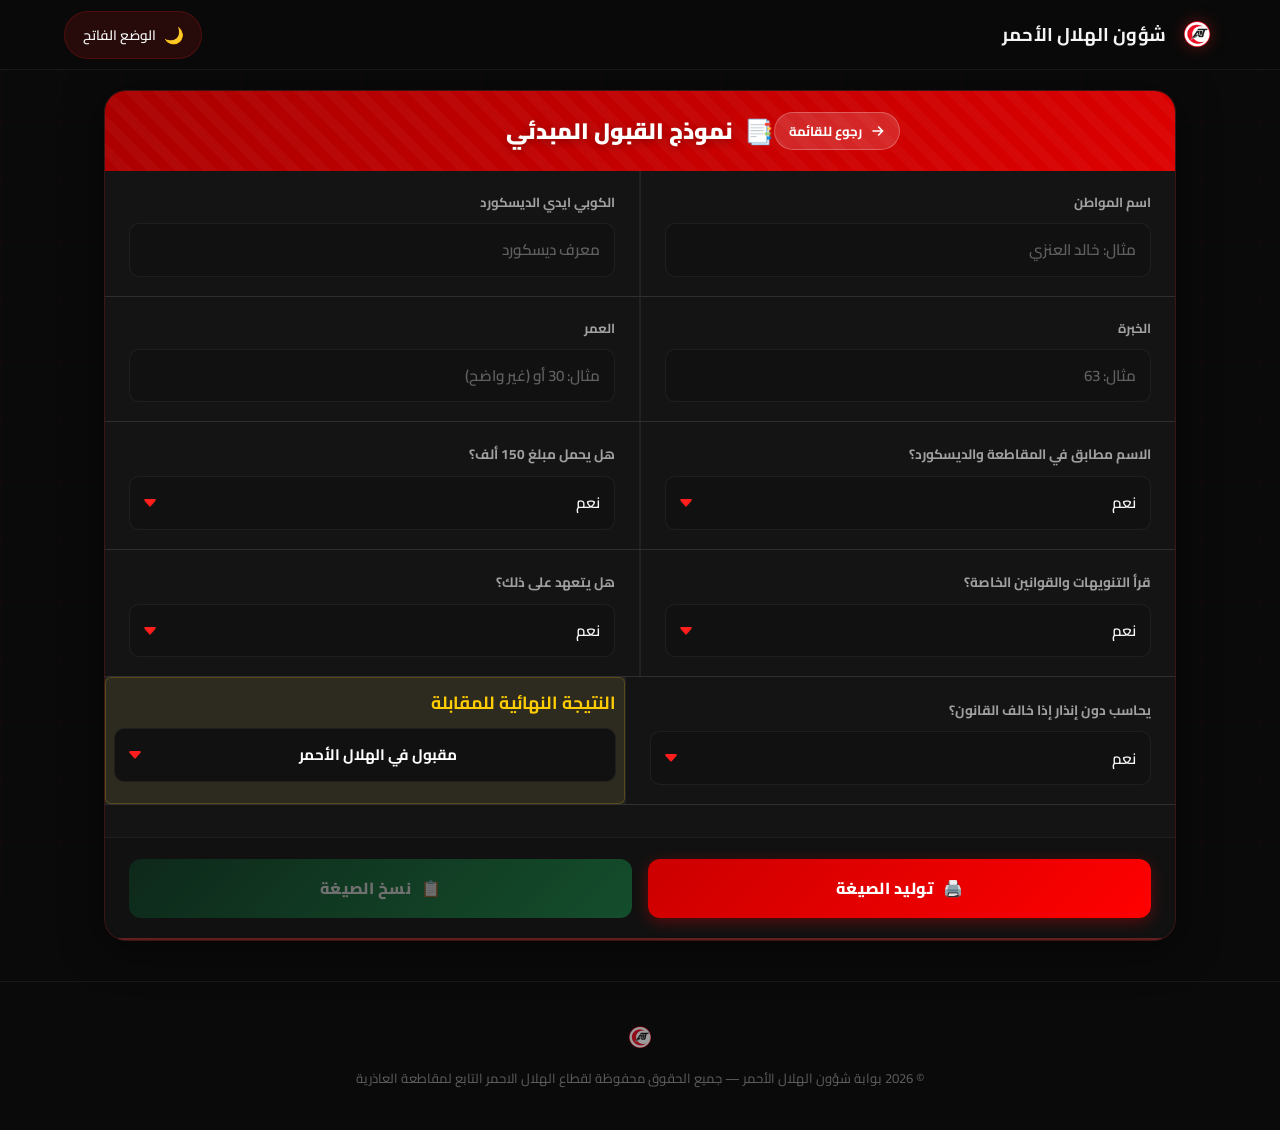
<file: initial_acceptance.html>
<!DOCTYPE html>
<html lang="ar" dir="rtl" data-theme="dark">
<head>
<meta charset="UTF-8"/><meta name="viewport" content="width=device-width, initial-scale=1.0"/>
<title>القبول المبدئي | الهلال الأحمر</title>
<link rel="preconnect" href="https://fonts.googleapis.com">
<link href="https://fonts.googleapis.com/css2?family=Cairo:wght@400;600;700;900&display=swap" rel="stylesheet">
<link rel="stylesheet" href="style.css"/>
<link rel="stylesheet" href="leave2.css"/>
<link rel="stylesheet" href="role_request.css"/>
</head>
<body>

<!-- NAVBAR -->
<header class="navbar">
  <div class="navbar-brand">
    <div class="logo-icon"><img src="logo.png" alt="شعار الهلال" style="width: 100%; height: 100%; object-fit: contain; border-radius: 50%;" /></div>
    <span class="brand-title">شؤون الهلال الأحمر</span>
  </div>
  <div class="navbar-actions">
    <button id="theme-toggle" class="theme-btn">
      <span class="theme-icon dark-icon">🌙</span><span class="theme-icon light-icon">☀️</span>
      <span class="theme-label dark-label">الوضع الفاتح</span><span class="theme-label light-label">الوضع الداكن</span>
    </button>
  </div>
</header>

<!-- WRAPPER -->
<main class="lv-wrapper">

  <!-- FORM CARD -->
  <div class="lv-card">

    <div class="lv-card-header" style="background: linear-gradient(135deg, #a00 0%, #d00 100%);">
      <div class="lv-header-right">
        <a href="appointments.html" class="lv-back">
          <svg viewBox="0 0 20 20" fill="none"><path d="M12 5l5 5-5 5M5 10h12" stroke="currentColor" stroke-width="2" stroke-linecap="round" stroke-linejoin="round"/></svg>
          رجوع للقائمة
        </a>
      </div>
      <div class="lv-header-center">
        <span class="lv-header-icon">📑</span>
        <h1 class="lv-header-title">نموذج القبول المبدئي</h1>
      </div>
      <div class="lv-header-left"></div>
    </div>

    <!-- Row 1: اسم، آيدي، خبرة، عمر -->
    <div class="lv-fields-row">
      <div class="lv-field">
        <label class="lv-label">اسم المواطن</label>
        <input id="ia-name" type="text" class="lv-input" placeholder="مثال: خالد العنزي"/>
      </div>
      <div class="lv-field">
        <label class="lv-label">الكوبي ايدي الديسكورد</label>
        <input id="ia-id" type="text" class="lv-input" placeholder="معرف ديسكورد"/>
      </div>
    </div>
    
    <div class="lv-fields-row">
      <div class="lv-field">
        <label class="lv-label">الخبرة</label>
        <input id="ia-exp" type="text" class="lv-input" placeholder="مثال: 63"/>
      </div>
      <div class="lv-field">
        <label class="lv-label">العمر</label>
        <input id="ia-age" type="text" class="lv-input" placeholder="مثال: 30 أو (غير واضح)"/>
      </div>
    </div>

    <!-- Questions Grid -->
    <div class="lv-fields-row">
      <div class="lv-field">
        <label class="lv-label" style="font-size:0.85rem">الاسم مطابق في المقاطعة والديسكورد؟</label>
        <select id="ia-q1" class="lv-input rr-select"><option value="نعم">نعم</option><option value="لا">لا</option></select>
      </div>
      <div class="lv-field">
        <label class="lv-label" style="font-size:0.85rem">هل يحمل مبلغ 150 ألف؟</label>
        <select id="ia-q2" class="lv-input rr-select"><option value="نعم">نعم</option><option value="لا">لا</option></select>
      </div>
    </div>

    <div class="lv-fields-row">
      <div class="lv-field">
        <label class="lv-label" style="font-size:0.85rem">قرأ التنويهات والقوانين الخاصة؟</label>
        <select id="ia-q3" class="lv-input rr-select"><option value="نعم">نعم</option><option value="لا">لا</option></select>
      </div>
      <div class="lv-field">
        <label class="lv-label" style="font-size:0.85rem">هل يتعهد على ذلك؟</label>
        <select id="ia-q4" class="lv-input rr-select"><option value="نعم">نعم</option><option value="لا">لا</option></select>
      </div>
    </div>

    <div class="lv-fields-row">
      <div class="lv-field">
        <label class="lv-label" style="font-size:0.85rem">يحاسب دون إنذار إذا خالف القانون؟</label>
        <select id="ia-q5" class="lv-input rr-select"><option value="نعم">نعم</option><option value="لا">لا</option></select>
      </div>
      <div class="lv-field" style="background: rgba(255, 204, 0, 0.05); padding:0.5rem; border-radius:6px; border:1px solid rgba(255,204,0,0.2);">
        <label class="lv-label" style="color:#ffcc00; font-size:1.1rem; text-align:center;">النتيجة النهائية للمقابلة</label>
        <select id="ia-status" class="lv-input rr-select" onchange="window.updateStatus()" style="font-weight:bold; text-align:center; color:#fff;">
          <option value="accepted">مقبول في الهلال الأحمر</option>
          <option value="rejected">مرفوض ⛔</option>
        </select>
      </div>
    </div>

    <!-- Rejection Reason -->
    <div class="lv-fields-row" id="ia-reason-row" style="display:none; margin-top:0.5rem; background: rgba(255, 0, 0, 0.1); padding: 1rem; border-radius: 8px;">
      <div class="lv-field" style="flex:1">
        <label class="lv-label" style="color:#ff5555; text-align:center; font-size:1.2rem;">سبب الرفض</label>
        <input id="ia-reason" type="text" class="lv-input" placeholder="مثال: العمر واضح أنه أصغر من الشروط..." style="border-color:#ff5555; text-align:center;"/>
      </div>
    </div>

    <!-- Actions -->
    <div class="lv-actions" style="margin-top: 2rem;">
      <button class="lv-btn lv-btn-issue" id="btn-issue" style="background: linear-gradient(135deg, #cc0000, #ff0000); color: #fff; box-shadow: 0 4px 15px rgba(255, 0, 0, 0.3);" onclick="window.issueAcceptance()">
        <span>🖨️</span><span>توليد الصيغة</span>
      </button>
      <button class="lv-btn lv-btn-copy" id="btn-copy" onclick="window.copyAcceptance()" disabled>
        <span>📋</span><span>نسخ الصيغة</span>
      </button>
    </div>

    <div class="lv-error" id="lv-error"></div>
  </div>

  <!-- OUTPUT CARD -->
  <div class="lv-output-card" id="lv-output-card">
    <div class="lv-output-header">
      <span>📤 الصيغة الناتجة (جاهزة للنسخ)</span>
      <button class="lv-output-copy-btn" onclick="window.copyAcceptance()">📋 نسخ الصيغة</button>
    </div>
    <pre class="lv-output-text" id="lv-output-text" style="font-family: inherit;"></pre>
  </div>

</main>

<footer class="footer" style="margin-top:auto;">
  <div class="footer-inner">
      <div class="footer-logo">
        <img src="logo.png" alt="شعار الهلال" style="width: 100%; height: 100%; object-fit: contain; border-radius: 50%;" />
      </div>
      <p class="footer-text">© 2026 بوابة شؤون الهلال الأحمر — جميع الحقوق محفوظة لقطاع الهلال الاحمر التابع لمقاطعة العاذرية</p>
  </div>
</footer>

<script src="app.js"></script>
<script src="initial_acceptance.js"></script>
</body>
</html>
</file>
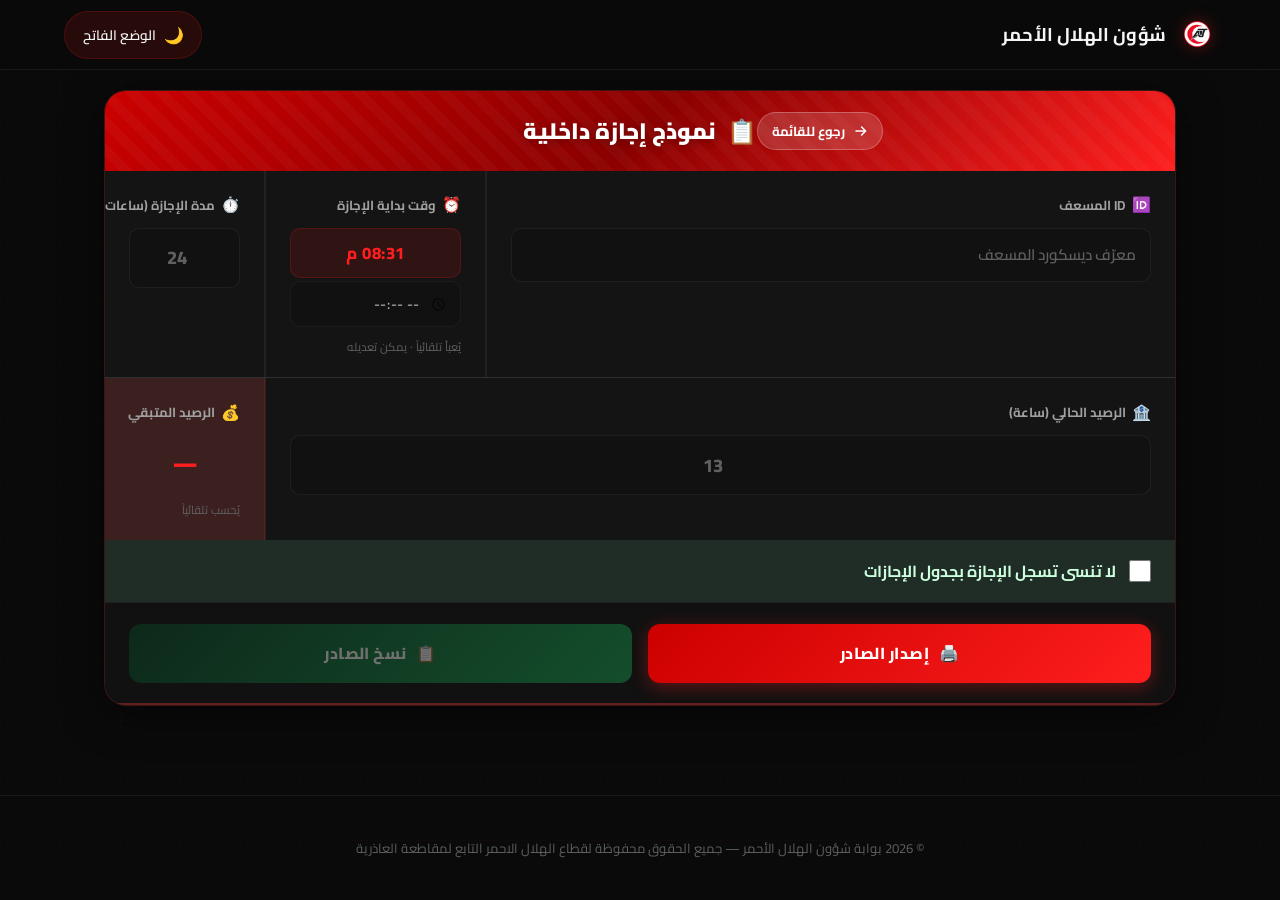
<file: leave.html>
<!DOCTYPE html>
<html lang="ar" dir="rtl" data-theme="dark">
<head>
<meta charset="UTF-8"/><meta name="viewport" content="width=device-width, initial-scale=1.0"/>
<title>إجازة داخلية | الهلال الأحمر</title>
<link rel="preconnect" href="https://fonts.googleapis.com">
<link href="https://fonts.googleapis.com/css2?family=Cairo:wght@400;600;700;900&display=swap" rel="stylesheet">
<link rel="stylesheet" href="style.css"/>
<link rel="stylesheet" href="leave2.css"/>
</head>
<body>

<!-- NAVBAR -->
<header class="navbar">
  <div class="navbar-brand">
    <div class="logo-icon"><img src="logo.png" alt="شعار الهلال" style="width: 100%; height: 100%; object-fit: contain; border-radius: 50%;" /></div>
    <span class="brand-title">شؤون الهلال الأحمر</span>
  </div>
  <div class="navbar-actions">
    <button id="theme-toggle" class="theme-btn">
      <span class="theme-icon dark-icon">🌙</span><span class="theme-icon light-icon">☀️</span>
      <span class="theme-label dark-label">الوضع الفاتح</span><span class="theme-label light-label">الوضع الداكن</span>
    </button>
  </div>
</header>

<!-- PAGE WRAPPER -->
<main class="lv-wrapper">

  <!-- FORM CARD -->
  <div class="lv-card">

    <!-- Card Header -->
    <div class="lv-card-header">
      <div class="lv-header-right">
        <a href="admin.html" class="lv-back">
          <svg viewBox="0 0 20 20" fill="none"><path d="M12 5l5 5-5 5M5 10h12" stroke="currentColor" stroke-width="2" stroke-linecap="round" stroke-linejoin="round"/></svg>
          رجوع للقائمة
        </a>
      </div>
      <div class="lv-header-center">
        <span class="lv-header-icon">📋</span>
        <h1 class="lv-header-title">نموذج إجازة داخلية</h1>
      </div>
      <div class="lv-header-left"></div>
    </div>

    <!-- Fields Row 1: 3 fields -->
    <div class="lv-fields-row">

      <div class="lv-field">
        <label class="lv-label">
          <span class="lv-licon">🆔</span> ID المسعف
        </label>
        <input id="paramedic-id" type="text" class="lv-input" placeholder="معرّف ديسكورد المسعف"/>
      </div>

      <div class="lv-field lv-field-sm">
        <label class="lv-label">
          <span class="lv-licon">⏰</span> وقت بداية الإجازة
        </label>
        <div class="lv-time-now" id="start-time-display">—</div>
        <input id="start-override" type="time" class="lv-input lv-input-time" title="تعديل الوقت يدوياً (اختياري)"/>
        <span class="lv-hint">يُعبأ تلقائياً · يمكن تعديله</span>
      </div>

      <div class="lv-field lv-field-xs">
        <label class="lv-label">
          <span class="lv-licon">⏱️</span> مدة الإجازة (ساعات)
        </label>
        <input id="duration" type="number" class="lv-input lv-input-num" placeholder="24" min="0.5" max="720" step="0.5"/>
      </div>

    </div>

    <!-- Fields Row 2: balance + remaining only -->
    <div class="lv-fields-row lv-fields-row2">

      <div class="lv-field">
        <label class="lv-label">
          <span class="lv-licon">🏦</span> الرصيد الحالي (ساعة)
        </label>
        <input id="balance" type="number" class="lv-input lv-input-num" placeholder="13" min="0" max="9999" step="0.5"/>
      </div>

      <div class="lv-field lv-field-xs lv-field-auto">
        <label class="lv-label">
          <span class="lv-licon">💰</span> الرصيد المتبقي
        </label>
        <div class="lv-auto-val" id="remaining-display">—</div>
        <span class="lv-hint">يُحسب تلقائياً</span>
      </div>

    </div>

    <!-- Confirm Checkbox -->
    <div class="lv-fields-row lv-fields-row2">
      <div class="lv-field" style="flex-direction: row; gap: .8rem; align-items: center; padding: 1rem 1.5rem; justify-content: flex-start; background: rgba(0,255,136,0.05);">
        <input type="checkbox" id="confirm-register" class="lv-input" style="width: 22px; height: 22px; cursor: pointer; flex: none; accent-color: #00ff88;"/>
        <label for="confirm-register" class="lv-label" style="cursor: pointer; font-size: 1rem; margin: 0; color: #ccffdd;">لا تنسى تسجل الإجازة بجدول الإجازات</label>
      </div>
    </div>

    <!-- Action Buttons -->
    <div class="lv-actions">
      <button class="lv-btn lv-btn-issue" id="btn-issue" onclick="issueLeave()">
        <span>🖨️</span><span>إصدار الصادر</span>
      </button>
      <button class="lv-btn lv-btn-copy" id="btn-copy" onclick="copyLeave()" disabled>
        <span>📋</span><span>نسخ الصادر</span>
      </button>
    </div>

    <!-- Error -->
    <div class="lv-error" id="lv-error"></div>

  </div><!-- /lv-card -->

  <!-- OUTPUT CARD -->
  <div class="lv-output-card" id="lv-output-card">
    <div class="lv-output-header">
      <span>📤 الصادر الناتج</span>
      <button class="lv-output-copy-btn" onclick="copyLeave()">📋 نسخ الصادر</button>
    </div>
    <pre class="lv-output-text" id="lv-output-text"></pre>
  </div>

</main>

<footer class="footer" style="margin-top:auto;">
  <div class="footer-inner"><p class="footer-text">© 2026 بوابة شؤون الهلال الأحمر — جميع الحقوق محفوظة لقطاع الهلال الاحمر التابع لمقاطعة العاذرية</p></div>
</footer>

<script src="app.js"></script>
<script src="leave2.js"></script>
</body>
</html>
</file>
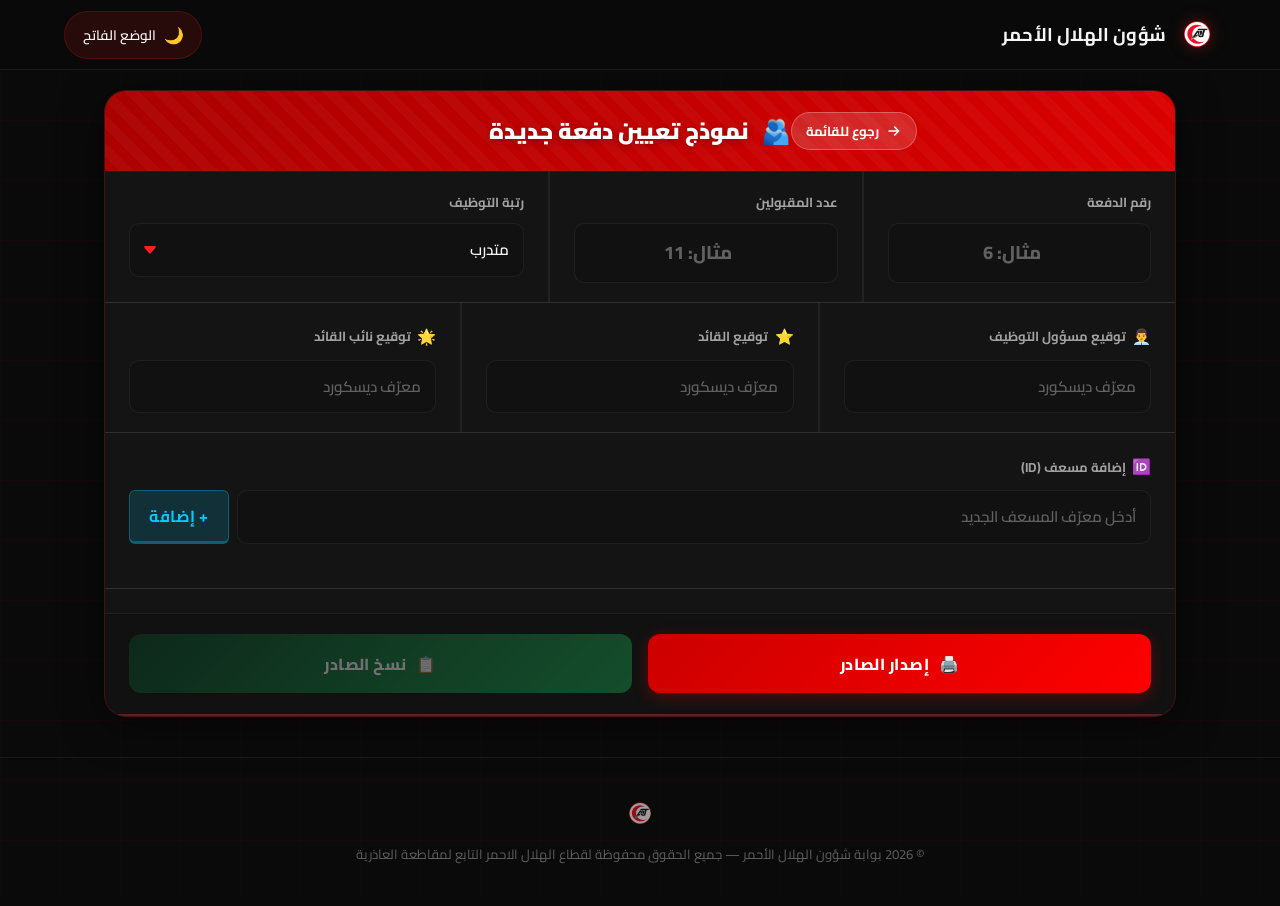
<file: new_batch.html>
<!DOCTYPE html>
<html lang="ar" dir="rtl" data-theme="dark">
<head>
<meta charset="UTF-8"/><meta name="viewport" content="width=device-width, initial-scale=1.0"/>
<title>نموذج تعيين دفعة جديدة | الهلال الأحمر</title>
<link rel="preconnect" href="https://fonts.googleapis.com">
<link href="https://fonts.googleapis.com/css2?family=Cairo:wght@400;600;700;900&display=swap" rel="stylesheet">
<link rel="stylesheet" href="style.css"/>
<link rel="stylesheet" href="leave2.css"/>
<link rel="stylesheet" href="role_request.css"/>
</head>
<body>

<!-- NAVBAR -->
<header class="navbar">
  <div class="navbar-brand">
    <div class="logo-icon"><img src="logo.png" alt="شعار الهلال" style="width: 100%; height: 100%; object-fit: contain; border-radius: 50%;" /></div>
    <span class="brand-title">شؤون الهلال الأحمر</span>
  </div>
  <div class="navbar-actions">
    <button id="theme-toggle" class="theme-btn">
      <span class="theme-icon dark-icon">🌙</span><span class="theme-icon light-icon">☀️</span>
      <span class="theme-label dark-label">الوضع الفاتح</span><span class="theme-label light-label">الوضع الداكن</span>
    </button>
  </div>
</header>

<!-- WRAPPER -->
<main class="lv-wrapper">

  <!-- FORM CARD -->
  <div class="lv-card">

    <div class="lv-card-header" style="background: linear-gradient(135deg, #a00 0%, #d00 100%);">
      <div class="lv-header-right">
        <a href="appointments.html" class="lv-back">
          <svg viewBox="0 0 20 20" fill="none"><path d="M12 5l5 5-5 5M5 10h12" stroke="currentColor" stroke-width="2" stroke-linecap="round" stroke-linejoin="round"/></svg>
          رجوع للقائمة
        </a>
      </div>
      <div class="lv-header-center">
        <span class="lv-header-icon">🫂</span>
        <h1 class="lv-header-title">نموذج تعيين دفعة جديدة</h1>
      </div>
      <div class="lv-header-left"></div>
    </div>

    <!-- Row 1: رقم الدفعة, عدد المقبولين, الرتبة -->
    <div class="lv-fields-row">
      <div class="lv-field lv-field-xs" style="flex: 1">
        <label class="lv-label">رقم الدفعة</label>
        <input id="batch-num" type="number" class="lv-input lv-input-num" placeholder="مثال: 6"/>
      </div>
      <div class="lv-field lv-field-xs" style="flex: 1">
        <label class="lv-label">عدد المقبولين</label>
        <input id="accepted-count" type="number" class="lv-input lv-input-num" placeholder="مثال: 11"/>
      </div>
      <div class="lv-field" style="flex: 1.5">
        <label class="lv-label">رتبة التوظيف</label>
        <select id="emp-level" class="lv-input rr-select">
          <option value="متدرب">متدرب</option>
          <option value="مستوى 1">مستوى 1</option>
        </select>
      </div>
    </div>

    <!-- Row 2: IDs -->
    <div class="lv-fields-row">
      <div class="lv-field">
        <label class="lv-label"><span class="lv-licon">👨‍💼</span> توقيع مسؤول التوظيف</label>
        <input id="manager-id" type="text" class="lv-input" placeholder="معرّف ديسكورد"/>
      </div>
      <div class="lv-field">
        <label class="lv-label"><span class="lv-licon">⭐</span> توقيع القائد</label>
        <input id="leader-id" type="text" class="lv-input" placeholder="معرّف ديسكورد"/>
      </div>
      <div class="lv-field">
        <label class="lv-label"><span class="lv-licon">🌟</span> توقيع نائب القائد</label>
        <input id="deputy-id" type="text" class="lv-input" placeholder="معرّف ديسكورد"/>
      </div>
    </div>

    <!-- Row 3: Paramedic IDs List -->
    <div class="lv-fields-row">
      <div class="lv-field" style="flex: 1;">
        <label class="lv-label"><span class="lv-licon">🆔</span> إضافة مسعف (ID)</label>
        <div style="display: flex; gap: 0.5rem;">
          <input id="add-id-input" type="text" class="lv-input" placeholder="أدخل معرّف المسعف الجديد" style="flex: 1;" />
          <button id="add-id-btn" class="lv-btn" style="width: auto; padding: 0 1.2rem; border-radius: 6px; background: rgba(0, 204, 255, 0.15); color: #00ccff; border: 1px solid rgba(0, 204, 255, 0.3); border-bottom: 3px solid rgba(0, 204, 255, 0.3); cursor: pointer; font-weight: bold; flex: none;">+ إضافة</button>
        </div>
        <div id="paramedics-list" style="display: flex; flex-wrap: wrap; gap: 0.5rem; margin-top: 1rem;">
          <!-- IDs will be added here dynamically -->
        </div>
      </div>
    </div>

    <!-- Actions -->
    <div class="lv-actions" style="margin-top: 1.5rem;">
      <button class="lv-btn lv-btn-issue" id="btn-issue" style="background: linear-gradient(135deg, #cc0000, #ff0000); color: #fff; box-shadow: 0 4px 15px rgba(255, 0, 0, 0.3);" onclick="window.issueBatch()">
        <span>🖨️</span><span>إصدار الصادر</span>
      </button>
      <button class="lv-btn lv-btn-copy" id="btn-copy" onclick="window.copyBatch()" disabled>
        <span>📋</span><span>نسخ الصادر</span>
      </button>
    </div>

    <div class="lv-error" id="lv-error"></div>
  </div>

  <!-- OUTPUT CARD -->
  <div class="lv-output-card" id="lv-output-card">
    <div class="lv-output-header">
      <span>📤 الصادر الناتج</span>
      <button class="lv-output-copy-btn" onclick="window.copyBatch()">📋 نسخ الصادر</button>
    </div>
    <pre class="lv-output-text" id="lv-output-text"></pre>
  </div>

</main>

<footer class="footer" style="margin-top:auto;">
  <div class="footer-inner">
      <div class="footer-logo">
        <img src="logo.png" alt="شعار الهلال" style="width: 100%; height: 100%; object-fit: contain; border-radius: 50%;" />
      </div>
      <p class="footer-text">© 2026 بوابة شؤون الهلال الأحمر — جميع الحقوق محفوظة لقطاع الهلال الاحمر التابع لمقاطعة العاذرية</p>
  </div>
</footer>

<script src="app.js"></script>
<script src="new_batch.js"></script>
</body>
</html>
</file>
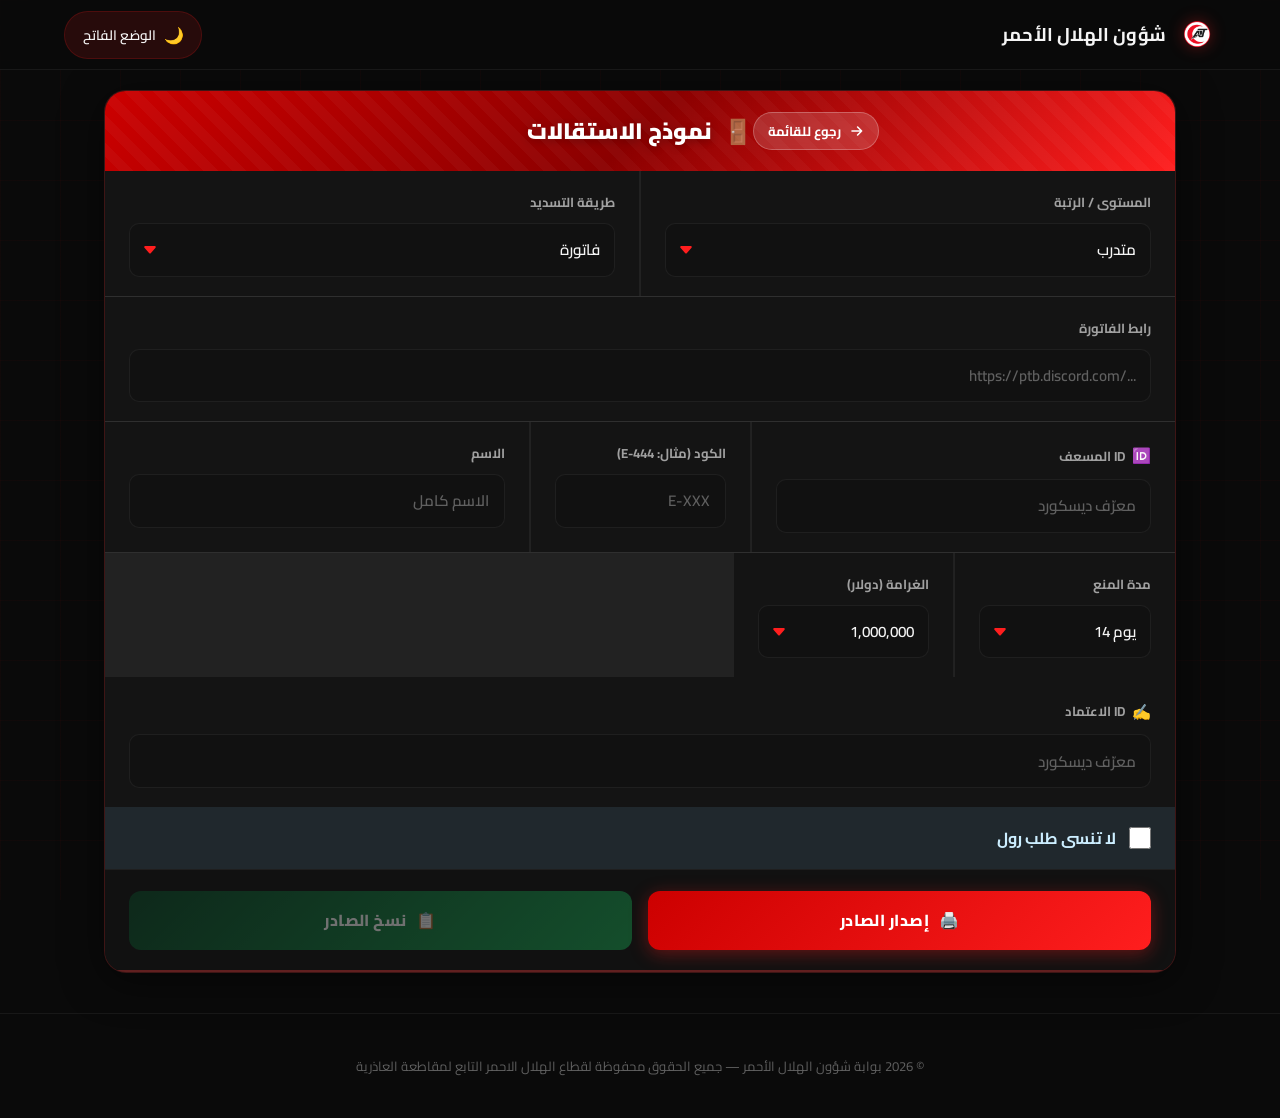
<file: resignation.html>
<!DOCTYPE html>
<html lang="ar" dir="rtl" data-theme="dark">
<head>
<meta charset="UTF-8"/><meta name="viewport" content="width=device-width, initial-scale=1.0"/>
<title>الاستقالات | الهلال الأحمر</title>
<link rel="preconnect" href="https://fonts.googleapis.com">
<link href="https://fonts.googleapis.com/css2?family=Cairo:wght@400;600;700;900&display=swap" rel="stylesheet">
<link rel="stylesheet" href="style.css"/>
<link rel="stylesheet" href="leave2.css"/>
<link rel="stylesheet" href="role_request.css"/>
</head>
<body>

<!-- NAVBAR -->
<header class="navbar">
  <div class="navbar-brand">
    <div class="logo-icon"><img src="logo.png" alt="شعار الهلال" style="width: 100%; height: 100%; object-fit: contain; border-radius: 50%;" /></div>
    <span class="brand-title">شؤون الهلال الأحمر</span>
  </div>
  <div class="navbar-actions">
    <button id="theme-toggle" class="theme-btn">
      <span class="theme-icon dark-icon">🌙</span><span class="theme-icon light-icon">☀️</span>
      <span class="theme-label dark-label">الوضع الفاتح</span><span class="theme-label light-label">الوضع الداكن</span>
    </button>
  </div>
</header>

<!-- WRAPPER -->
<main class="lv-wrapper">

  <!-- FORM CARD -->
  <div class="lv-card">

    <!-- Header -->
    <div class="lv-card-header">
      <div class="lv-header-right">
        <a href="admin.html" class="lv-back">
          <svg viewBox="0 0 20 20" fill="none"><path d="M12 5l5 5-5 5M5 10h12" stroke="currentColor" stroke-width="2" stroke-linecap="round" stroke-linejoin="round"/></svg>
          رجوع للقائمة
        </a>
      </div>
      <div class="lv-header-center">
        <span class="lv-header-icon">🚪</span>
        <h1 class="lv-header-title">نموذج الاستقالات</h1>
      </div>
      <div class="lv-header-left"></div>
    </div>

    <!-- Row 1: المستوى + نوع الدفع -->
    <div class="lv-fields-row">
      <div class="lv-field">
        <label class="lv-label">المستوى / الرتبة</label>
        <select id="level" class="lv-input rr-select" onchange="window.updateForm()">
          <option value="متدرب">متدرب</option>
          <option value="1">مستوى 1</option>
          <option value="2">مستوى 2</option>
          <option value="3">مستوى 3</option>
          <option value="4">مستوى 4</option>
          <option value="5">مستوى 5</option>
          <option value="6">مستوى 6</option>
          <option value="7">مستوى 7</option>
          <option value="8">مستوى 8</option>
          <option value="9">مستوى 9</option>
        </select>
      </div>

      <div class="lv-field" id="payment-col">
        <label class="lv-label">طريقة التسديد</label>
        <select id="payment-method" class="lv-input rr-select" onchange="window.updateForm()">
          <option value="فاتورة">فاتورة</option>
          <option value="رقابي">رقابي (بدون رابط)</option>
        </select>
      </div>
    </div>

    <!-- Row 2: رابط الفاتورة (conditional) -->
    <div class="lv-fields-row" id="invoice-row">
      <div class="lv-field">
        <label class="lv-label">رابط الفاتورة</label>
        <input id="invoice-url" type="url" class="lv-input" placeholder="https://ptb.discord.com/..."/>
      </div>
    </div>

    <!-- Row 3: بيانات المسعف (ID, كود, اسم) -->
    <div class="lv-fields-row">
      <div class="lv-field">
        <label class="lv-label"><span class="lv-licon">🆔</span> ID المسعف</label>
        <input id="paramedic-id" type="text" class="lv-input" placeholder="معرّف ديسكورد"/>
      </div>
      <div class="lv-field lv-field-sm">
        <label class="lv-label">الكود (مثال: E-444)</label>
        <input id="paramedic-code" type="text" class="lv-input" placeholder="E-XXX"/>
      </div>
      <div class="lv-field">
        <label class="lv-label">الاسم</label>
        <input id="paramedic-name" type="text" class="lv-input" placeholder="الاسم كامل"/>
      </div>
    </div>

    <!-- Row 4: العقوبات (منع, غرامة, ID اعتماد) -->
    <div class="lv-fields-row lv-fields-row2" id="penalties-col">
      <div class="lv-field lv-field-sm">
        <label class="lv-label">مدة المنع</label>
        <select id="ban-duration" class="lv-input rr-select">
          <option value="14">14 يوم</option>
          <option value="7">7 أيام</option>
        </select>
      </div>
      <div class="lv-field lv-field-sm">
        <label class="lv-label">الغرامة (دولار)</label>
        <select id="fine-amount" class="lv-input rr-select">
          <option value="1,000,000">1,000,000</option>
          <option value="500,000">500,000</option>
        </select>
      </div>
    </div>
    
    <!-- Row 5: ID الاعتماد -->
    <div class="lv-fields-row lv-fields-row2">
       <div class="lv-field">
        <label class="lv-label"><span class="lv-licon">✍️</span> ID الاعتماد</label>
        <input id="approver-id" type="text" class="lv-input" placeholder="معرّف ديسكورد"/>
      </div>
    </div>

    <!-- Confirm Checkbox -->
    <div class="lv-fields-row lv-fields-row2">
      <div class="lv-field" style="flex-direction: row; gap: .8rem; align-items: center; padding: 1rem 1.5rem; justify-content: flex-start; background: rgba(0,162,255,0.05);">
        <input type="checkbox" id="role-request-check" class="lv-input" style="width: 22px; height: 22px; cursor: pointer; flex: none; accent-color: #00a2ff;"/>
        <label for="role-request-check" class="lv-label" style="cursor: pointer; font-size: 1rem; margin: 0; color: #cceeff;">لا تنسى طلب رول</label>
      </div>
    </div>

    <!-- Actions -->
    <div class="lv-actions">
      <button class="lv-btn lv-btn-issue" id="btn-issue" onclick="window.issueResignation()">
        <span>🖨️</span><span>إصدار الصادر</span>
      </button>
      <button class="lv-btn lv-btn-copy" id="btn-copy" onclick="window.copyResignation()" disabled>
        <span>📋</span><span>نسخ الصادر</span>
      </button>
    </div>

    <div class="lv-error" id="lv-error"></div>
  </div><!-- /lv-card -->

  <!-- OUTPUT CARD -->
  <div class="lv-output-card" id="lv-output-card">
    <div class="lv-output-header">
      <span>📤 الصادر الناتج</span>
      <button class="lv-output-copy-btn" onclick="window.copyResignation()">📋 نسخ الصادر</button>
    </div>
    <pre class="lv-output-text" id="lv-output-text"></pre>
  </div>

</main>

<footer class="footer" style="margin-top:auto;">
  <div class="footer-inner"><p class="footer-text">© 2026 بوابة شؤون الهلال الأحمر — جميع الحقوق محفوظة لقطاع الهلال الاحمر التابع لمقاطعة العاذرية</p></div>
</footer>

<script src="app.js"></script>
<script src="resignation.js"></script>
</body>
</html>
</file>
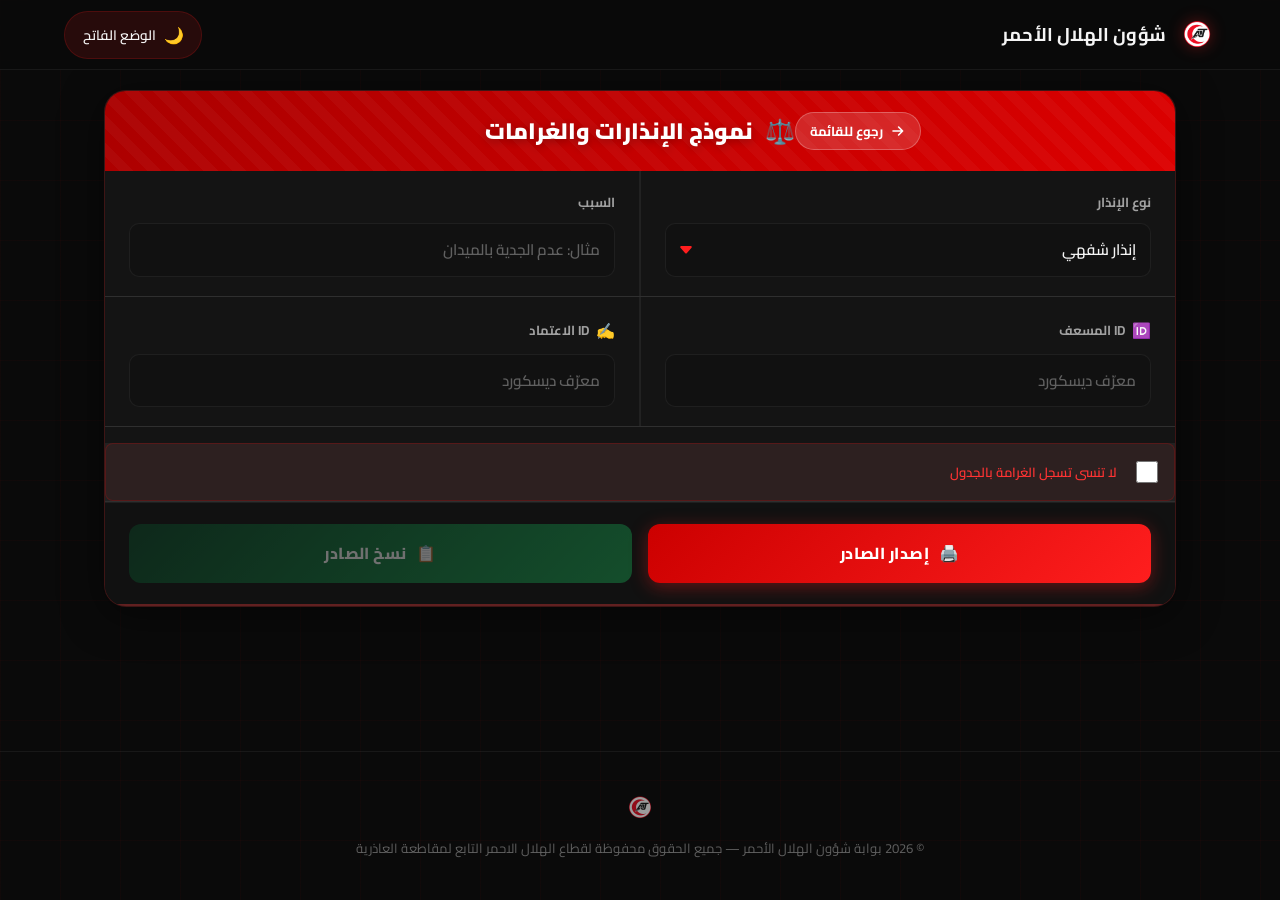
<file: rewards.html>
<!DOCTYPE html>
<html lang="ar" dir="rtl" data-theme="dark">
<head>
<meta charset="UTF-8"/><meta name="viewport" content="width=device-width, initial-scale=1.0"/>
<title>المكافآت والغرامات | الهلال الأحمر</title>
<link rel="preconnect" href="https://fonts.googleapis.com">
<link href="https://fonts.googleapis.com/css2?family=Cairo:wght@400;600;700;900&display=swap" rel="stylesheet">
<link rel="stylesheet" href="style.css"/>
<link rel="stylesheet" href="leave2.css"/>
<link rel="stylesheet" href="role_request.css"/>
</head>
<body>

<!-- NAVBAR -->
<header class="navbar">
  <div class="navbar-brand">
    <div class="logo-icon"><img src="logo.png" alt="شعار الهلال" style="width: 100%; height: 100%; object-fit: contain; border-radius: 50%;" /></div>
    <span class="brand-title">شؤون الهلال الأحمر</span>
  </div>
  <div class="navbar-actions">
    <button id="theme-toggle" class="theme-btn">
      <span class="theme-icon dark-icon">🌙</span><span class="theme-icon light-icon">☀️</span>
      <span class="theme-label dark-label">الوضع الفاتح</span><span class="theme-label light-label">الوضع الداكن</span>
    </button>
  </div>
</header>

<!-- WRAPPER -->
<main class="lv-wrapper">

  <!-- FORM CARD -->
  <div class="lv-card">

    <div class="lv-card-header" style="background: linear-gradient(135deg, #a00 0%, #d00 100%);">
      <div class="lv-header-right">
        <a href="rewards_hub.html" class="lv-back">
          <svg viewBox="0 0 20 20" fill="none"><path d="M12 5l5 5-5 5M5 10h12" stroke="currentColor" stroke-width="2" stroke-linecap="round" stroke-linejoin="round"/></svg>
          رجوع للقائمة
        </a>
      </div>
      <div class="lv-header-center">
        <span class="lv-header-icon">⚖️</span>
        <h1 class="lv-header-title">نموذج الإنذارات والغرامات</h1>
      </div>
      <div class="lv-header-left"></div>
    </div>

    <!-- Row 1: نوع الإنذار + السبب -->
    <div class="lv-fields-row">
      <div class="lv-field">
        <label class="lv-label">نوع الإنذار</label>
        <select id="warning-type" class="lv-input rr-select" onchange="window.updateForm()">
          <option value="شفهي">إنذار شفهي</option>
          <option value="أول">إنذار أول</option>
          <option value="ثاني">إنذار ثاني</option>
          <option value="نهائي">إنذار نهائي</option>
        </select>
      </div>

      <div class="lv-field">
        <label class="lv-label">السبب</label>
        <input id="reason" type="text" class="lv-input" placeholder="مثال: عدم الجدية بالميدان"/>
      </div>
    </div>

    <!-- Row 2: الغرامة (conditional) -->
    <div class="lv-fields-row" id="fine-row" style="display: none;">
      <div class="lv-field">
        <label class="lv-label">الغرامة (يدوي)</label>
        <input id="fine-amount" type="text" class="lv-input" placeholder="مثال: 1,000,000"/>
      </div>
    </div>

    <!-- Row 3: بيانات المسعف والاعتماد -->
    <div class="lv-fields-row">
      <div class="lv-field">
        <label class="lv-label"><span class="lv-licon">🆔</span> ID المسعف</label>
        <input id="paramedic-id" type="text" class="lv-input" placeholder="معرّف ديسكورد"/>
      </div>
       <div class="lv-field">
        <label class="lv-label"><span class="lv-licon">✍️</span> ID الاعتماد</label>
        <input id="approver-id" type="text" class="lv-input" placeholder="معرّف ديسكورد"/>
      </div>
    </div>

    <!-- Checkbox Row -->
    <div class="lv-fields-row" id="confirm-register-row" style="margin-top: 1rem; display: none;">
      <div class="lv-field" style="flex-direction: row; align-items: center; background: rgba(255, 0, 0, 0.05); padding: 1rem; border-radius: 8px; border: 1px solid rgba(255, 0, 0, 0.2);">
        <input type="checkbox" id="confirm-register" class="lv-input" style="width: 22px; height: 22px; cursor: pointer; flex: none; accent-color: #ff3333;"/>
        <label for="confirm-register" class="lv-label" style="margin: 0; padding-right: 10px; font-weight: 600; cursor: pointer; color: #ff3333;">لا تنسى تسجل الغرامة بالجدول</label>
      </div>
    </div>

    <!-- Actions -->
    <div class="lv-actions">
      <button class="lv-btn lv-btn-issue" id="btn-issue" onclick="window.issueWarning()">
        <span>🖨️</span><span>إصدار الصادر</span>
      </button>
      <button class="lv-btn lv-btn-copy" id="btn-copy" onclick="window.copyWarning()" disabled>
        <span>📋</span><span>نسخ الصادر</span>
      </button>
    </div>

    <div class="lv-error" id="lv-error"></div>
  </div>

  <!-- OUTPUT CARD -->
  <div class="lv-output-card" id="lv-output-card">
    <div class="lv-output-header">
      <span>📤 الصادر الناتج</span>
      <button class="lv-output-copy-btn" onclick="window.copyWarning()">📋 نسخ الصادر</button>
    </div>
    <pre class="lv-output-text" id="lv-output-text"></pre>
  </div>

</main>

<footer class="footer" style="margin-top:auto;">
  <div class="footer-inner">
      <div class="footer-logo">
        <img src="logo.png" alt="شعار الهلال" style="width: 100%; height: 100%; object-fit: contain; border-radius: 50%;" />
      </div>
      <p class="footer-text">© 2026 بوابة شؤون الهلال الأحمر — جميع الحقوق محفوظة لقطاع الهلال الاحمر التابع لمقاطعة العاذرية</p>
  </div>
</footer>

<script src="app.js"></script>
<script src="rewards.js"></script>
</body>
</html>
</file>
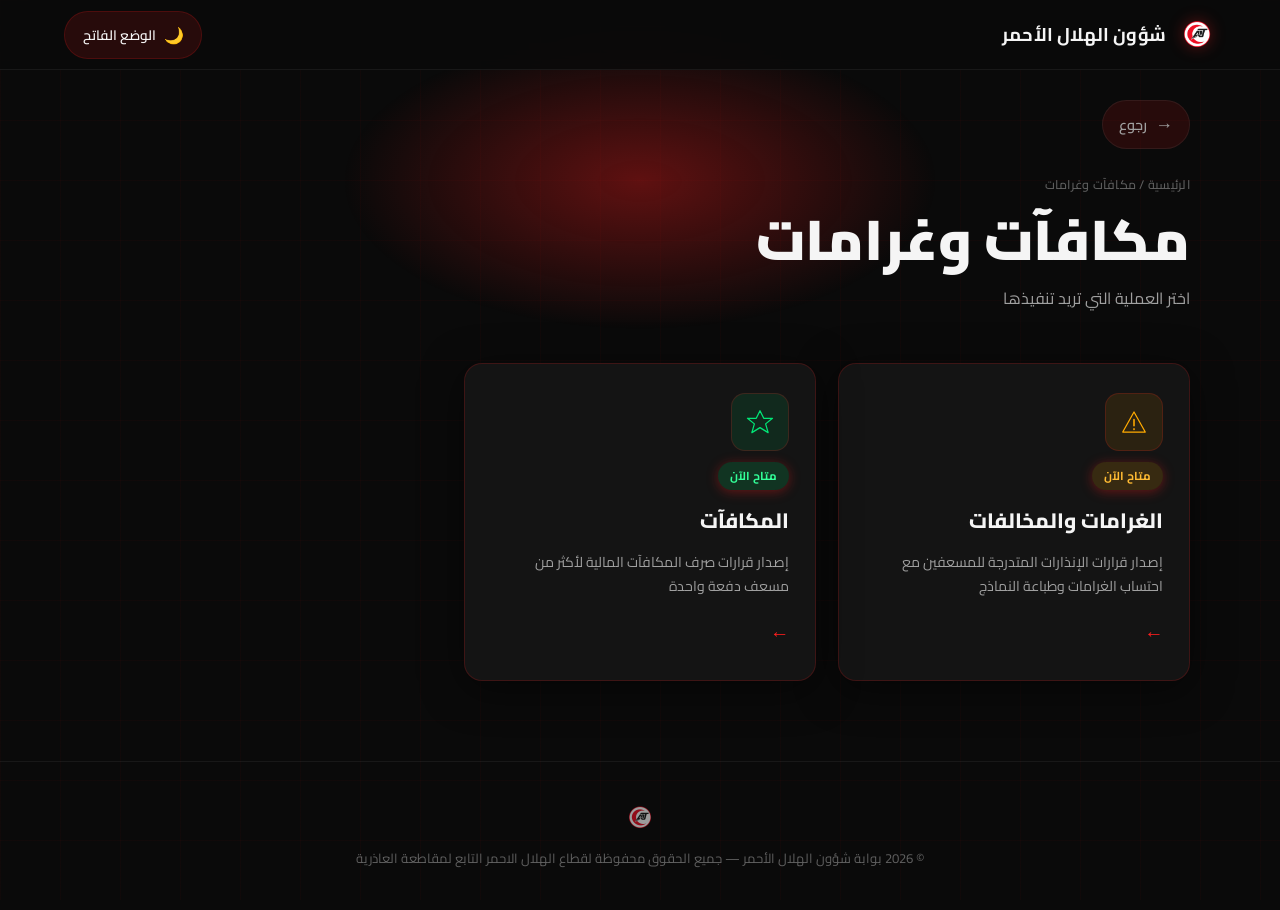
<file: rewards_hub.html>
<!DOCTYPE html>
<html lang="ar" dir="rtl" data-theme="dark">
<head>
  <meta charset="UTF-8"/>
  <meta name="viewport" content="width=device-width, initial-scale=1.0"/>
  <meta name="description" content="مكافآت وغرامات - بوابة الهلال الأحمر"/>
  <title>مكافآت وغرامات | الهلال الأحمر</title>
  <link rel="preconnect" href="https://fonts.googleapis.com">
  <link rel="preconnect" href="https://fonts.gstatic.com" crossorigin>
  <link href="https://fonts.googleapis.com/css2?family=Cairo:wght@300;400;600;700;900&family=Tajawal:wght@300;400;500;700;800&display=swap" rel="stylesheet">
  <link rel="stylesheet" href="style.css"/>
  <link rel="stylesheet" href="pages.css"/>
</head>
<body>

  <!-- NAVBAR -->
  <header class="navbar">
    <div class="navbar-brand">
      <div class="logo-icon">
        <img src="logo.png" alt="شعار الهلال" style="width: 100%; height: 100%; object-fit: contain; border-radius: 50%;" />
      </div>
      <span class="brand-title">شؤون الهلال الأحمر</span>
    </div>
    <div class="navbar-actions">
      <button id="theme-toggle" class="theme-btn" aria-label="تبديل الوضع">
        <span class="theme-icon dark-icon">🌙</span>
        <span class="theme-icon light-icon">☀️</span>
        <span class="theme-label dark-label">الوضع الفاتح</span>
        <span class="theme-label light-label">الوضع الداكن</span>
      </button>
    </div>
  </header>

  <!-- PAGE HEADER -->
  <div class="page-hero">
    <div class="page-hero-inner">
      <a href="index.html" class="back-btn">
        <span class="back-arrow">→</span>
        <span>رجوع</span>
      </a>
      <div class="page-hero-text">
        <div class="page-breadcrumb">الرئيسية / مكافآت وغرامات</div>
        <h1 class="page-title">
          مكافآت <span class="accent">وغرامات</span>
        </h1>
        <p class="page-sub">اختر العملية التي تريد تنفيذها</p>
      </div>
    </div>
    <div class="page-hero-deco"></div>
  </div>

  <!-- SECTIONS GRID -->
  <main class="page-main">
    <div class="sections-grid">

      <!-- الغرامات والمخالفات -->
      <a href="rewards.html" class="section-card" id="sc-rewards">
        <div class="sc-glow"></div>
        <div class="sc-inner">
          <div class="sc-icon-wrap" style="color: #ffaa00; background: rgba(255, 170, 0, 0.1);">
            <svg viewBox="0 0 48 48" fill="none" xmlns="http://www.w3.org/2000/svg">
              <path d="M24 8 L6 40 H42 L24 8 Z" stroke="currentColor" stroke-width="2" stroke-linecap="round" stroke-linejoin="round"/>
              <path d="M24 20 V30 M24 36 V35" stroke="currentColor" stroke-width="2.5" stroke-linecap="round"/>
            </svg>
          </div>
          <div class="sc-badge" style="background: rgba(255, 170, 0, 0.15); color: #ffbb33;">متاح الآن</div>
          <h2 class="sc-title">الغرامات والمخالفات</h2>
          <p class="sc-desc">إصدار قرارات الإنذارات المتدرجة للمسعفين مع احتساب الغرامات وطباعة النماذج</p>
          <div class="sc-arrow">←</div>
        </div>
      </a>

      <!-- المكافآت -->
      <a href="bonus.html" class="section-card" id="sc-bonus">
        <div class="sc-glow"></div>
        <div class="sc-inner">
          <div class="sc-icon-wrap" style="color: #00e676; background: rgba(0, 230, 118, 0.1);">
            <svg viewBox="0 0 48 48" fill="none" xmlns="http://www.w3.org/2000/svg">
              <path d="M24 6 L30 18 H44 L33 27 L37 41 L24 33 L11 41 L15 27 L4 18 H18 Z" stroke="currentColor" stroke-width="2" stroke-linejoin="round"/>
            </svg>
          </div>
          <div class="sc-badge" style="background: rgba(0, 230, 118, 0.15); color: #33ff99;">متاح الآن</div>
          <h2 class="sc-title">المكافآت</h2>
          <p class="sc-desc">إصدار قرارات صرف المكافآت المالية لأكثر من مسعف دفعة واحدة</p>
          <div class="sc-arrow">←</div>
        </div>
      </a>

    </div>
  </main>

  <!-- FOOTER -->
  <footer class="footer">
    <div class="footer-inner">
      <div class="footer-logo">
        <img src="logo.png" alt="شعار الهلال" style="width: 100%; height: 100%; object-fit: contain; border-radius: 50%;" />
      </div>
      <p class="footer-text">© 2026 بوابة شؤون الهلال الأحمر — جميع الحقوق محفوظة لقطاع الهلال الاحمر التابع لمقاطعة العاذرية</p>
    </div>
  </footer>

  <script src="app.js"></script>
</body>
</html>
</file>
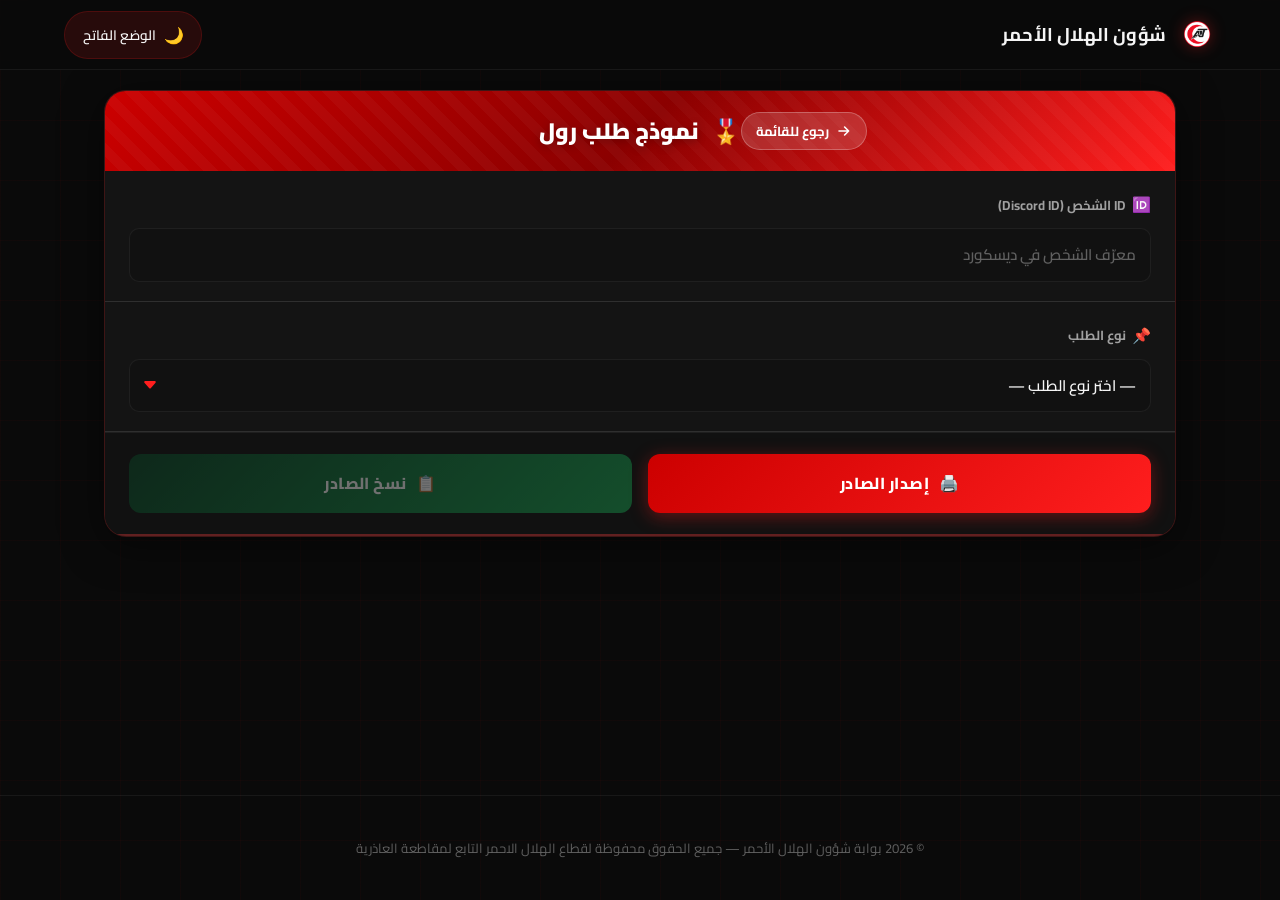
<file: role_request.html>
<!DOCTYPE html>
<html lang="ar" dir="rtl" data-theme="dark">
<head>
<meta charset="UTF-8"/><meta name="viewport" content="width=device-width, initial-scale=1.0"/>
<title>طلب رول | الهلال الأحمر</title>
<link rel="preconnect" href="https://fonts.googleapis.com">
<link href="https://fonts.googleapis.com/css2?family=Cairo:wght@400;600;700;900&display=swap" rel="stylesheet">
<link rel="stylesheet" href="style.css"/>
<link rel="stylesheet" href="leave2.css"/>
<link rel="stylesheet" href="role_request.css"/>
</head>
<body>

<!-- NAVBAR -->
<header class="navbar">
  <div class="navbar-brand">
    <div class="logo-icon"><img src="logo.png" alt="شعار الهلال" style="width: 100%; height: 100%; object-fit: contain; border-radius: 50%;" /></div>
    <span class="brand-title">شؤون الهلال الأحمر</span>
  </div>
  <div class="navbar-actions">
    <button id="theme-toggle" class="theme-btn">
      <span class="theme-icon dark-icon">🌙</span><span class="theme-icon light-icon">☀️</span>
      <span class="theme-label dark-label">الوضع الفاتح</span><span class="theme-label light-label">الوضع الداكن</span>
    </button>
  </div>
</header>

<!-- WRAPPER -->
<main class="lv-wrapper">

  <!-- FORM CARD -->
  <div class="lv-card">

    <!-- Header -->
    <div class="lv-card-header rr-header">
      <div class="lv-header-right">
        <a href="admin.html" class="lv-back">
          <svg viewBox="0 0 20 20" fill="none"><path d="M12 5l5 5-5 5M5 10h12" stroke="currentColor" stroke-width="2" stroke-linecap="round" stroke-linejoin="round"/></svg>
          رجوع للقائمة
        </a>
      </div>
      <div class="lv-header-center">
        <span class="lv-header-icon">🎖️</span>
        <h1 class="lv-header-title">نموذج طلب رول</h1>
      </div>
      <div class="lv-header-left"></div>
    </div>

    <!-- Row 1: ID الشخص -->
    <div class="lv-fields-row">
      <div class="lv-field">
        <label class="lv-label"><span class="lv-licon">🆔</span> ID الشخص (Discord ID)</label>
        <input id="person-id" type="text" class="lv-input" placeholder="معرّف الشخص في ديسكورد"/>
      </div>
    </div>

    <!-- Row 2: نوع الطلب -->
    <div class="lv-fields-row">
      <div class="lv-field">
        <label class="lv-label"><span class="lv-licon">📌</span> نوع الطلب</label>
        <select id="request-type" class="lv-input rr-select" onchange="onTypeChange()">
          <option value="">— اختر نوع الطلب —</option>
          <option value="1">إزالة رولات الهلال + الإسم + منع توظيف 14 يوم</option>
          <option value="2">إزالة رولات الهلال + الإسم + منع توظيف 7 أيام</option>
          <option value="3">إزالة رولات الهلال الأحمر + إزالة الإسم</option>
          <option value="4">إضافة رول إجازة وظيفية</option>
          <option value="5">إزالة رول إجازة وظيفية</option>
        </select>
      </div>
    </div>

    <!-- Row 3: وذلك بسبب (conditional) -->
    <div class="lv-fields-row lv-fields-row2" id="reason-row" style="display:none;">
      <div class="lv-field">
        <label class="lv-label"><span class="lv-licon">📝</span> وذلك بسبب</label>

        <!-- Dropdown reason (types 1, 3) -->
        <select id="reason-select" class="lv-input rr-select" style="display:none;">
          <option value="">— اختر السبب —</option>
        </select>

        <!-- Auto reason (types 2, 4, 5) -->
        <div id="reason-auto" class="rr-auto-reason" style="display:none;"></div>
      </div>
    </div>

    <!-- Actions -->
    <div class="lv-actions">
      <button class="lv-btn lv-btn-issue" id="btn-issue" onclick="issueRole()">
        <span>🖨️</span><span>إصدار الصادر</span>
      </button>
      <button class="lv-btn lv-btn-copy" id="btn-copy" onclick="copyRole()" disabled>
        <span>📋</span><span>نسخ الصادر</span>
      </button>
    </div>

    <div class="lv-error" id="lv-error"></div>
  </div><!-- /lv-card -->

  <!-- OUTPUT CARD -->
  <div class="lv-output-card" id="lv-output-card">
    <div class="lv-output-header">
      <span>📤 الصادر الناتج</span>
      <button class="lv-output-copy-btn" onclick="copyRole()">📋 نسخ الصادر</button>
    </div>
    <pre class="lv-output-text" id="lv-output-text"></pre>
  </div>

</main>

<footer class="footer" style="margin-top:auto;">
  <div class="footer-inner"><p class="footer-text">© 2026 بوابة شؤون الهلال الأحمر — جميع الحقوق محفوظة لقطاع الهلال الاحمر التابع لمقاطعة العاذرية</p></div>
</footer>

<script src="app.js"></script>
<script src="role_request.js"></script>
</body>
</html>
</file>
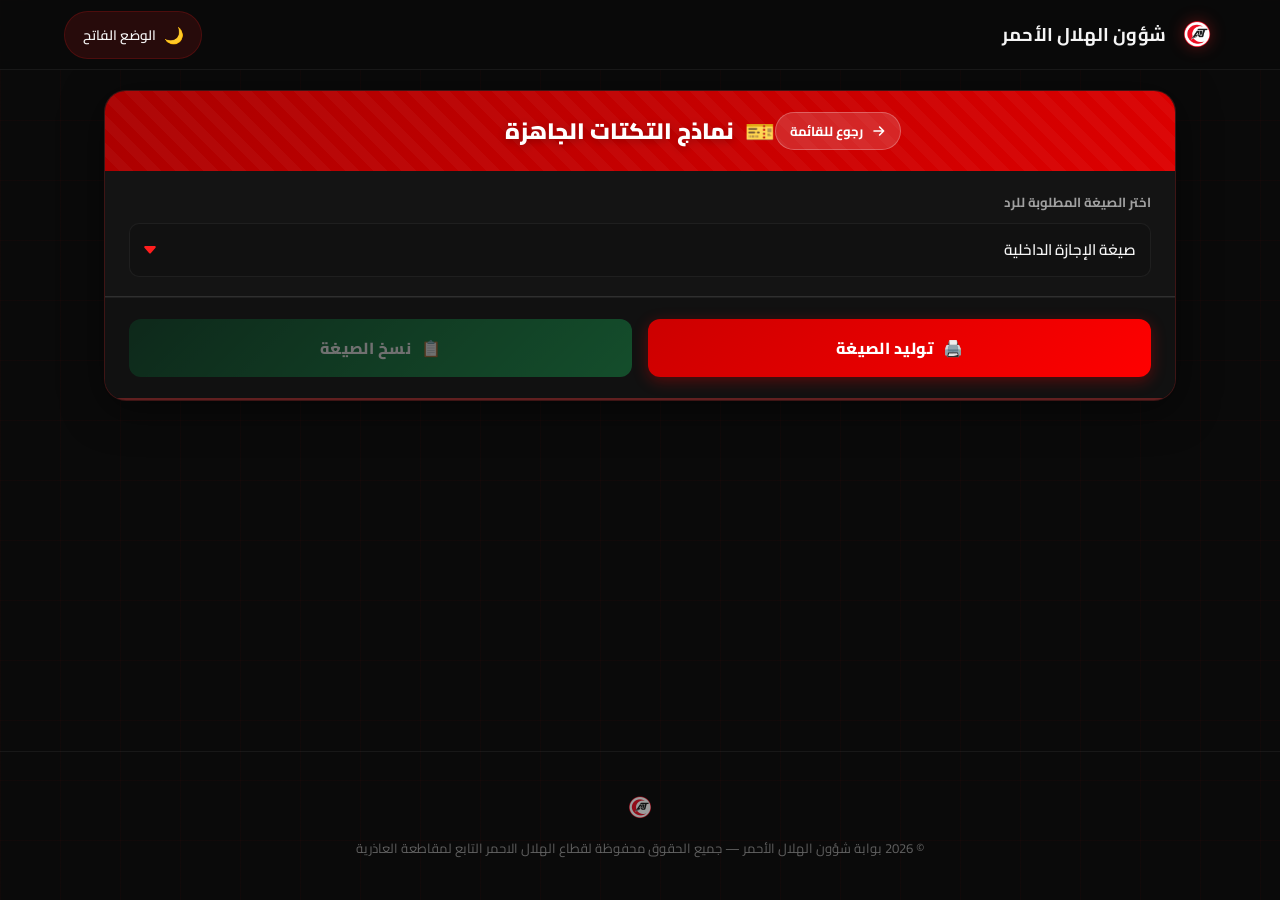
<file: tickets.html>
<!DOCTYPE html>
<html lang="ar" dir="rtl" data-theme="dark">
<head>
<meta charset="UTF-8"/><meta name="viewport" content="width=device-width, initial-scale=1.0"/>
<title>نماذج التكتات | الهلال الأحمر</title>
<link rel="preconnect" href="https://fonts.googleapis.com">
<link href="https://fonts.googleapis.com/css2?family=Cairo:wght@400;600;700;900&display=swap" rel="stylesheet">
<link rel="stylesheet" href="style.css"/>
<link rel="stylesheet" href="leave2.css"/>
<link rel="stylesheet" href="role_request.css"/>
</head>
<body>

<!-- NAVBAR -->
<header class="navbar">
  <div class="navbar-brand">
    <div class="logo-icon"><img src="logo.png" alt="شعار الهلال" style="width: 100%; height: 100%; object-fit: contain; border-radius: 50%;" /></div>
    <span class="brand-title">شؤون الهلال الأحمر</span>
  </div>
  <div class="navbar-actions">
    <button id="theme-toggle" class="theme-btn">
      <span class="theme-icon dark-icon">🌙</span><span class="theme-icon light-icon">☀️</span>
      <span class="theme-label dark-label">الوضع الفاتح</span><span class="theme-label light-label">الوضع الداكن</span>
    </button>
  </div>
</header>

<!-- WRAPPER -->
<main class="lv-wrapper">

  <!-- FORM CARD -->
  <div class="lv-card">

    <div class="lv-card-header" style="background: linear-gradient(135deg, #a00 0%, #d00 100%);">
      <div class="lv-header-right">
        <a href="admin.html" class="lv-back">
          <svg viewBox="0 0 20 20" fill="none"><path d="M12 5l5 5-5 5M5 10h12" stroke="currentColor" stroke-width="2" stroke-linecap="round" stroke-linejoin="round"/></svg>
          رجوع للقائمة
        </a>
      </div>
      <div class="lv-header-center">
        <span class="lv-header-icon">🎫</span>
        <h1 class="lv-header-title">نماذج التكتات الجاهزة</h1>
      </div>
      <div class="lv-header-left"></div>
    </div>

    <!-- Row 1: Template Selection -->
    <div class="lv-fields-row">
      <div class="lv-field">
        <label class="lv-label">اختر الصيغة المطلوبة للرد</label>
        <select id="ticket-template" class="lv-input rr-select" onchange="window.updateForm()">
          <option value="ijaza_in">صيغة الإجازة الداخلية</option>
          <option value="ijaza_out">صيغة الإجازة الخارجية</option>
          <option value="return_in">العودة من إجازة داخلية</option>
          <option value="return_out">العودة من إجازة خارجية</option>
          <option value="ijaza_fail">الإجازة الداخلية لغير المؤهلين (المستوفين)</option>
          <option value="accept_resig">قبول الإستقالة</option>
          <option value="resig_trainee">الإستقالة للمتدرب - مستوى 1</option>
          <option value="ignore">إهمال التكت</option>
          <option value="remove_ban">إزالة منع التوظيف</option>
          <option value="close_ticket">إنهاء التكت</option>
          <option value="revive">طلب إنعاش</option>
          <option value="report">إستلام الشكاوي</option>
          <option value="deputation">قبول الإنتداب</option>
        </select>
      </div>
    </div>

    <!-- Row 2: dynamic days for deputation -->
    <div class="lv-fields-row" id="deputation-days-row" style="display: none;">
      <div class="lv-field">
        <label class="lv-label">عدد أيام الإنتداب</label>
        <input id="deputation-days" type="number" class="lv-input" placeholder="مثال: 5"/>
      </div>
    </div>

    <!-- Actions -->
    <div class="lv-actions">
      <button class="lv-btn lv-btn-issue" id="btn-issue" style="background: linear-gradient(135deg, #cc0000, #ff0000); color: #fff; box-shadow: 0 4px 15px rgba(255, 0, 0, 0.3);" onclick="window.issueTicket()">
        <span>🖨️</span><span>توليد الصيغة</span>
      </button>
      <button class="lv-btn lv-btn-copy" id="btn-copy" onclick="window.copyTicket()" disabled>
        <span>📋</span><span>نسخ الصيغة</span>
      </button>
    </div>

    <div class="lv-error" id="lv-error"></div>
  </div>

  <!-- OUTPUT CARD -->
  <div class="lv-output-card" id="lv-output-card">
    <div class="lv-output-header">
      <span>📤 الصيغة الناتجة (جاهزة للنسخ)</span>
      <button class="lv-output-copy-btn" onclick="window.copyTicket()">📋 نسخ الصيغة</button>
    </div>
    <pre class="lv-output-text" id="lv-output-text"></pre>
  </div>

</main>

<footer class="footer" style="margin-top:auto;">
  <div class="footer-inner">
      <div class="footer-logo">
        <img src="logo.png" alt="شعار الهلال" style="width: 100%; height: 100%; object-fit: contain; border-radius: 50%;" />
      </div>
      <p class="footer-text">© 2026 بوابة شؤون الهلال الأحمر — جميع الحقوق محفوظة لقطاع الهلال الاحمر التابع لمقاطعة العاذرية</p>
  </div>
</footer>

<script src="app.js"></script>
<script src="tickets.js"></script>
</body>
</html>
</file>
<file: style.css>
/* ============================================================
   شؤون الهلال الأحمر — style.css
   ============================================================ */

/* ---- Google Fonts (Arabic) ---- */
@import url('https://fonts.googleapis.com/css2?family=Cairo:wght@300;400;600;700;900&family=Tajawal:wght@300;400;500;700;800&display=swap');

/* ============================================================
   CSS VARIABLES — DARK THEME (Default)
   ============================================================ */
:root {
  --red-vivid:     #ff1e1e;
  --red-bright:    #ff3737;
  --red-deep:      #cc0000;
  --red-glow:      rgba(255, 30, 30, 0.35);
  --red-glow-soft: rgba(255, 30, 30, 0.12);

  --bg-primary:    #0a0a0a;
  --bg-secondary:  #111111;
  --bg-card:       #141414;
  --bg-card-hover: #1a1a1a;

  --border-subtle: rgba(255, 255, 255, 0.06);
  --border-card:   rgba(255, 30, 30, 0.18);
  --border-hover:  rgba(255, 30, 30, 0.55);

  --text-primary:  #f5f5f5;
  --text-secondary:#a0a0a0;
  --text-muted:    #606060;
  --text-accent:   #ff1e1e;

  --tag-bg:        rgba(255, 30, 30, 0.1);
  --tag-color:     #ff6060;

  --navbar-bg:     rgba(10, 10, 10, 0.85);
  --shadow-card:   0 8px 40px rgba(0,0,0,0.5);
  --shadow-hover:  0 20px 60px rgba(255, 30, 30, 0.25);
  --shadow-btn:    0 4px 20px rgba(255, 30, 30, 0.4);

  --transition:    0.35s cubic-bezier(0.4, 0, 0.2, 1);
  --transition-fast: 0.18s ease;
}

/* ============================================================
   CSS VARIABLES — LIGHT THEME
   ============================================================ */
[data-theme="light"] {
  --bg-primary:    #fafafa;
  --bg-secondary:  #f0f0f0;
  --bg-card:       #ffffff;
  --bg-card-hover: #fff5f5;

  --border-subtle: rgba(0, 0, 0, 0.07);
  --border-card:   rgba(220, 0, 0, 0.2);
  --border-hover:  rgba(200, 0, 0, 0.6);

  --text-primary:  #111111;
  --text-secondary:#444444;
  --text-muted:    #888888;
  --text-accent:   #cc0000;

  --tag-bg:        rgba(220, 0, 0, 0.08);
  --tag-color:     #b30000;

  --navbar-bg:     rgba(255, 255, 255, 0.88);
  --shadow-card:   0 8px 40px rgba(0,0,0,0.1);
  --shadow-hover:  0 20px 60px rgba(200, 0, 0, 0.18);
  --shadow-btn:    0 4px 20px rgba(200, 0, 0, 0.3);

  --red-glow:      rgba(220, 0, 0, 0.22);
  --red-glow-soft: rgba(220, 0, 0, 0.06);
}

/* ============================================================
   RESET & BASE
   ============================================================ */
*, *::before, *::after { box-sizing: border-box; margin: 0; padding: 0; }

html {
  scroll-behavior: smooth;
}

body {
  font-family: 'Cairo', 'Tajawal', sans-serif;
  background-color: var(--bg-primary);
  color: var(--text-primary);
  direction: rtl;
  min-height: 100vh;
  overflow-x: hidden;
  transition: background-color var(--transition), color var(--transition);
}

/* Animated background grid */
body::before {
  content: '';
  position: fixed;
  inset: 0;
  background-image:
    linear-gradient(rgba(255,30,30,0.03) 1px, transparent 1px),
    linear-gradient(90deg, rgba(255,30,30,0.03) 1px, transparent 1px);
  background-size: 60px 60px;
  pointer-events: none;
  z-index: 0;
  transition: opacity var(--transition);
}

[data-theme="light"] body::before {
  background-image:
    linear-gradient(rgba(200,0,0,0.04) 1px, transparent 1px),
    linear-gradient(90deg, rgba(200,0,0,0.04) 1px, transparent 1px);
}

/* ============================================================
   NAVBAR
   ============================================================ */
.navbar {
  position: fixed;
  top: 0;
  right: 0;
  left: 0;
  z-index: 100;
  display: flex;
  align-items: center;
  justify-content: space-between;
  padding: 0 clamp(1.5rem, 5vw, 4rem);
  height: 70px;
  background: var(--navbar-bg);
  backdrop-filter: blur(20px) saturate(1.5);
  -webkit-backdrop-filter: blur(20px) saturate(1.5);
  border-bottom: 1px solid var(--border-subtle);
  transition: background var(--transition), border-color var(--transition);
}

.navbar-brand {
  display: flex;
  align-items: center;
  gap: 0.75rem;
}

.logo-icon {
  width: 38px;
  height: 38px;
  color: var(--red-vivid);
  filter: drop-shadow(0 0 8px var(--red-glow));
  flex-shrink: 0;
  transition: color var(--transition), filter var(--transition);
}

.brand-title {
  font-family: 'Cairo', sans-serif;
  font-size: 1.15rem;
  font-weight: 700;
  color: var(--text-primary);
  letter-spacing: 0.01em;
  transition: color var(--transition);
}

/* ---- Theme Toggle Button ---- */
.theme-btn {
  display: flex;
  align-items: center;
  gap: 0.5rem;
  padding: 0.5rem 1.1rem;
  border-radius: 50px;
  border: 1.5px solid var(--border-card);
  background: var(--red-glow-soft);
  color: var(--text-primary);
  font-family: 'Cairo', sans-serif;
  font-size: 0.85rem;
  font-weight: 600;
  cursor: pointer;
  transition: all var(--transition);
  white-space: nowrap;
}

.theme-btn:hover {
  background: var(--red-glow);
  border-color: var(--red-bright);
  transform: scale(1.04);
  box-shadow: var(--shadow-btn);
}

.theme-icon { font-size: 1rem; }
.theme-label { display: inline; }

/* Toggle visibility by theme */
[data-theme="dark"]  .light-icon,
[data-theme="dark"]  .light-label { display: none; }
[data-theme="light"] .dark-icon,
[data-theme="light"] .dark-label  { display: none; }

/* ============================================================
   HERO
   ============================================================ */
.hero {
  position: relative;
  min-height: 52vh;
  display: flex;
  flex-direction: column;
  align-items: center;
  justify-content: center;
  padding: 120px 2rem 60px;
  text-align: center;
  overflow: hidden;
  z-index: 1;
}

/* glowing radial behind hero */
.hero::before {
  content: '';
  position: absolute;
  top: 50%;
  left: 50%;
  transform: translate(-50%, -50%);
  width: 700px;
  height: 400px;
  background: radial-gradient(ellipse, var(--red-glow) 0%, transparent 70%);
  pointer-events: none;
  animation: pulseGlow 4s ease-in-out infinite;
}

@keyframes pulseGlow {
  0%, 100% { opacity: 0.6; transform: translate(-50%, -50%) scale(1); }
  50%       { opacity: 1;   transform: translate(-50%, -50%) scale(1.1); }
}

.hero-content { position: relative; z-index: 2; }

.hero-badge {
  display: inline-flex;
  align-items: center;
  padding: 0.35rem 1.2rem;
  border-radius: 50px;
  border: 1px solid var(--border-card);
  background: var(--red-glow-soft);
  color: var(--text-accent);
  font-size: 0.8rem;
  font-weight: 600;
  letter-spacing: 0.08em;
  margin-bottom: 1.4rem;
  animation: fadeDown 0.7s ease both;
}

.hero-title {
  font-family: 'Cairo', sans-serif;
  font-size: clamp(2.4rem, 6vw, 4.5rem);
  font-weight: 900;
  line-height: 1.2;
  color: var(--text-primary);
  margin-bottom: 1rem;
  animation: fadeDown 0.7s 0.1s ease both;
  transition: color var(--transition);
}

.hero-title .accent {
  color: var(--red-vivid);
  text-shadow: 0 0 30px var(--red-glow), 0 0 60px rgba(255,30,30,0.2);
  transition: color var(--transition), text-shadow var(--transition);
}

.hero-sub {
  font-size: clamp(1rem, 2.5vw, 1.25rem);
  color: var(--text-secondary);
  font-weight: 400;
  margin-bottom: 2rem;
  animation: fadeDown 0.7s 0.2s ease both;
  transition: color var(--transition);
}

.hero-divider {
  width: 80px;
  height: 3px;
  border-radius: 3px;
  background: linear-gradient(90deg, transparent, var(--red-vivid), transparent);
  margin: 0 auto;
  animation: fadeDown 0.7s 0.3s ease both;
}

.scroll-hint {
  position: relative;
  z-index: 2;
  display: flex;
  flex-direction: column;
  align-items: center;
  gap: 0.4rem;
  margin-top: 1.5rem;
  color: var(--text-muted);
  font-size: 0.8rem;
  animation: fadeDown 0.7s 0.5s ease both;
  transition: color var(--transition);
}

.scroll-arrow {
  animation: bounceDown 2s ease-in-out infinite;
  font-size: 1.1rem;
  color: var(--text-accent);
}

@keyframes bounceDown {
  0%, 100% { transform: translateY(0); }
  50%       { transform: translateY(6px); }
}

@keyframes fadeDown {
  from { opacity: 0; transform: translateY(-18px); }
  to   { opacity: 1; transform: translateY(0); }
}

/* ============================================================
   CARDS SECTION
   ============================================================ */
.cards-section {
  position: relative;
  z-index: 1;
  padding: 20px clamp(1.5rem, 6vw, 5rem) 80px;
}

.cards-grid {
  display: grid;
  grid-template-columns: repeat(3, 1fr);
  gap: 1.6rem;
  max-width: 1200px;
  margin: 0 auto;
}

/* ============================================================
   CARD
   ============================================================ */
.card {
  position: relative;
  border-radius: 20px;
  border: 1px solid var(--border-card);
  background: var(--bg-card);
  padding: 0;
  cursor: pointer;
  overflow: hidden;
  box-shadow: var(--shadow-card);
  transition:
    transform var(--transition),
    box-shadow var(--transition),
    border-color var(--transition),
    background var(--transition);
  animation: fadeUp 0.6s ease both;
}

.card:nth-child(1) { animation-delay: 0.1s; }
.card:nth-child(2) { animation-delay: 0.22s; }
.card:nth-child(3) { animation-delay: 0.34s; }

@keyframes fadeUp {
  from { opacity: 0; transform: translateY(30px); }
  to   { opacity: 1; transform: translateY(0); }
}

.card:hover, .card:focus-visible {
  transform: translateY(-8px) scale(1.01);
  box-shadow: var(--shadow-hover);
  border-color: var(--border-hover);
  background: var(--bg-card-hover);
  outline: none;
}

/* Glow overlay on hover */
.card-glow {
  position: absolute;
  inset: -1px;
  border-radius: 20px;
  background: radial-gradient(circle at 50% 0%, var(--red-glow-soft), transparent 60%);
  opacity: 0;
  transition: opacity var(--transition);
  pointer-events: none;
  z-index: 0;
}

.card:hover .card-glow,
.card:focus-visible .card-glow { opacity: 1; }

/* Featured card */
.card-featured {
  border-color: rgba(255, 30, 30, 0.4);
  background: linear-gradient(160deg, #1a0a0a 0%, var(--bg-card) 50%);
}

[data-theme="light"] .card-featured {
  background: linear-gradient(160deg, #fff5f5 0%, var(--bg-card) 50%);
}

.card-featured .card-glow {
  background: radial-gradient(circle at 50% 0%, rgba(255,30,30,0.18), transparent 60%);
  opacity: 1;
}

/* Top accent line */
.card::after {
  content: '';
  position: absolute;
  top: 0;
  left: 0;
  right: 0;
  height: 3px;
  background: linear-gradient(90deg, transparent, var(--red-vivid), transparent);
  opacity: 0;
  transition: opacity var(--transition);
}

.card:hover::after,
.card:focus-visible::after,
.card-featured::after { opacity: 1; }

.card-inner {
  position: relative;
  z-index: 1;
  padding: 2rem 1.8rem 1.8rem;
  height: 100%;
  display: flex;
  flex-direction: column;
  gap: 0.8rem;
}

/* Badge top */
.card-badge-top {
  position: absolute;
  top: 1rem;
  left: 1rem;
  padding: 0.2rem 0.75rem;
  background: var(--red-vivid);
  color: #fff;
  font-size: 0.72rem;
  font-weight: 700;
  border-radius: 50px;
  letter-spacing: 0.04em;
  box-shadow: 0 2px 12px var(--red-glow);
}

/* Card Number */
.card-number {
  font-family: 'Cairo', sans-serif;
  font-size: 0.75rem;
  font-weight: 700;
  color: var(--red-vivid);
  letter-spacing: 0.15em;
  opacity: 0.7;
}

/* Icon */
.card-icon-wrap {
  width: 64px;
  height: 64px;
  border-radius: 16px;
  border: 1.5px solid var(--border-card);
  background: var(--red-glow-soft);
  display: flex;
  align-items: center;
  justify-content: center;
  margin-bottom: 0.4rem;
  transition: all var(--transition);
}

.card:hover .card-icon-wrap,
.card:focus-visible .card-icon-wrap {
  border-color: var(--red-bright);
  background: var(--red-glow);
  transform: scale(1.06) rotate(-3deg);
  box-shadow: 0 0 20px var(--red-glow);
}

.card-icon {
  width: 34px;
  height: 34px;
  color: var(--red-vivid);
  transition: color var(--transition);
}

/* Card Title */
.card-title {
  font-family: 'Cairo', sans-serif;
  font-size: 1.45rem;
  font-weight: 800;
  color: var(--text-primary);
  line-height: 1.3;
  transition: color var(--transition);
}

/* Card Description */
.card-desc {
  font-size: 0.9rem;
  color: var(--text-secondary);
  line-height: 1.75;
  font-weight: 400;
  flex: 1;
  transition: color var(--transition);
}

/* Tags */
.card-tags {
  display: flex;
  flex-wrap: wrap;
  gap: 0.4rem;
  margin-top: auto;
}

.tag {
  padding: 0.25rem 0.7rem;
  background: var(--tag-bg);
  color: var(--tag-color);
  border-radius: 50px;
  font-size: 0.74rem;
  font-weight: 600;
  border: 1px solid rgba(255, 30, 30, 0.15);
  transition: all var(--transition-fast);
}

.card:hover .tag {
  background: rgba(255, 30, 30, 0.18);
  border-color: rgba(255, 30, 30, 0.35);
}

/* Card Button */
.card-btn {
  display: flex;
  align-items: center;
  justify-content: space-between;
  margin-top: 1rem;
  padding: 0.75rem 1.1rem;
  border-radius: 12px;
  background: linear-gradient(135deg, var(--red-deep), var(--red-vivid));
  color: #fff;
  font-size: 0.9rem;
  font-weight: 700;
  transition: all var(--transition);
  box-shadow: 0 4px 16px rgba(255, 30, 30, 0.3);
}

.card:hover .card-btn {
  background: linear-gradient(135deg, var(--red-vivid), var(--red-deep));
  box-shadow: 0 6px 24px rgba(255, 30, 30, 0.5);
}

.btn-arrow {
  font-size: 1rem;
  transition: transform var(--transition);
}

.card:hover .btn-arrow { transform: translateX(-4px); }

/* ============================================================
   FOOTER
   ============================================================ */
.footer {
  position: relative;
  z-index: 1;
  padding: 2.5rem 2rem;
  border-top: 1px solid var(--border-subtle);
  text-align: center;
  transition: border-color var(--transition);
}

.footer-inner {
  display: flex;
  flex-direction: column;
  align-items: center;
  gap: 0.75rem;
}

.footer-logo {
  width: 32px;
  height: 32px;
  color: var(--red-vivid);
  opacity: 0.6;
  transition: color var(--transition);
}

.footer-text {
  font-size: 0.82rem;
  color: var(--text-muted);
  font-weight: 400;
  transition: color var(--transition);
}

/* ============================================================
   RESPONSIVE
   ============================================================ */
@media (max-width: 900px) {
  .cards-grid {
    grid-template-columns: 1fr 1fr;
    gap: 1.2rem;
  }
  .card:nth-child(3) {
    grid-column: span 2;
  }
}

@media (max-width: 600px) {
  .cards-grid {
    grid-template-columns: 1fr;
  }
  .card:nth-child(3) {
    grid-column: span 1;
  }
  .brand-title {
    font-size: 0.95rem;
  }
  .theme-label {
    display: none;
  }
  .hero-title {
    font-size: 2rem;
  }
  .navbar {
    padding: 0 1.2rem;
  }
}

@media (max-width: 400px) {
  .cards-section {
    padding: 10px 1rem 60px;
  }
  .card-inner {
    padding: 1.5rem 1.3rem;
  }
}
</file>
<file: pages.css>
/* pages.css — shared sub-page styles */

/* ---- Page Hero ---- */
.page-hero {
  position: relative;
  padding: 100px clamp(1.5rem,5vw,4rem) 50px;
  overflow: hidden;
  z-index: 1;
}
.page-hero::before {
  content:'';
  position:absolute;
  top:50%;left:50%;
  transform:translate(-50%,-50%);
  width:600px;height:300px;
  background:radial-gradient(ellipse,var(--red-glow) 0%,transparent 70%);
  pointer-events:none;
}
.page-hero-inner {
  position:relative;z-index:2;
  max-width:1100px;margin:0 auto;
}
.back-btn {
  display:inline-flex;align-items:center;gap:.5rem;
  color:var(--text-secondary);text-decoration:none;
  font-size:.9rem;font-weight:600;font-family:'Cairo',sans-serif;
  padding:.45rem 1rem;border-radius:50px;
  border:1px solid var(--border-subtle);background:var(--red-glow-soft);
  margin-bottom:1.5rem;transition:all var(--transition);
}
.back-btn:hover {
  color:var(--text-accent);border-color:var(--border-card);
  background:var(--red-glow);transform:translateX(4px);
}
.back-arrow { font-size:1.1rem; }
.page-breadcrumb {
  font-size:.78rem;color:var(--text-muted);margin-bottom:.6rem;
  font-weight:500;letter-spacing:.02em;transition:color var(--transition);
}
.page-title {
  font-family:'Cairo',sans-serif;
  font-size:clamp(2rem,5vw,3.5rem);
  font-weight:900;line-height:1.2;color:var(--text-primary);
  margin-bottom:.6rem;transition:color var(--transition);
  animation:fadeDown .6s ease both;
}
.page-sub {
  font-size:1rem;color:var(--text-secondary);
  transition:color var(--transition);animation:fadeDown .6s .1s ease both;
}

/* ---- Sections Grid (admin.html) ---- */
.page-main { position:relative;z-index:1;padding:0 clamp(1.5rem,5vw,4rem) 80px; }
.sections-grid {
  display:grid;grid-template-columns:repeat(auto-fill,minmax(280px,1fr));
  gap:1.4rem;max-width:1100px;margin:0 auto;
}
.section-card {
  position:relative;border-radius:18px;border:1px solid var(--border-card);
  background:var(--bg-card);cursor:pointer;overflow:hidden;
  box-shadow:var(--shadow-card);text-decoration:none;color:inherit;
  transition:all var(--transition);display:block;
  animation:fadeUp .5s ease both;
}
.section-card:nth-child(1){animation-delay:.05s;}
.section-card:nth-child(2){animation-delay:.15s;}
.section-card:nth-child(3){animation-delay:.25s;}
.section-card:nth-child(4){animation-delay:.35s;}
.section-card:hover { transform:translateY(-6px);box-shadow:var(--shadow-hover);border-color:var(--border-hover); }
.section-card::before {
  content:'';position:absolute;top:0;left:0;right:0;height:3px;
  background:linear-gradient(90deg,transparent,var(--red-vivid),transparent);
  opacity:0;transition:opacity var(--transition);
}
.section-card:hover::before { opacity:1; }
.sc-glow {
  position:absolute;inset:-1px;border-radius:18px;
  background:radial-gradient(circle at 50% 0%,var(--red-glow-soft),transparent 60%);
  opacity:0;transition:opacity var(--transition);pointer-events:none;
}
.section-card:hover .sc-glow { opacity:1; }
.sc-inner {
  position:relative;z-index:1;padding:1.8rem 1.6rem;
  display:flex;flex-direction:column;gap:.7rem;
}
.sc-icon-wrap {
  width:58px;height:58px;border-radius:14px;
  border:1.5px solid var(--border-card);background:var(--red-glow-soft);
  display:flex;align-items:center;justify-content:center;
  color:var(--red-vivid);transition:all var(--transition);
}
.sc-icon-wrap svg { width:30px;height:30px; }
.section-card:hover .sc-icon-wrap {
  border-color:var(--red-bright);background:var(--red-glow);
  transform:scale(1.06) rotate(-3deg);
}
.sc-icon-dim { opacity:.45; }
.sc-badge {
  display:inline-flex;align-items:center;
  padding:.2rem .75rem;background:var(--red-vivid);color:#fff;
  font-size:.72rem;font-weight:700;border-radius:50px;
  width:fit-content;box-shadow:0 2px 12px var(--red-glow);
}
.sc-badge-soon { background:var(--text-muted);box-shadow:none; }
.sc-title {
  font-family:'Cairo',sans-serif;font-size:1.3rem;font-weight:800;
  color:var(--text-primary);transition:color var(--transition);
}
.sc-desc {
  font-size:.88rem;color:var(--text-secondary);line-height:1.7;
  transition:color var(--transition);
}
.sc-arrow {
  font-size:1.2rem;color:var(--red-vivid);margin-top:.3rem;
  transition:transform var(--transition);
}
.section-card:hover .sc-arrow { transform:translateX(-5px); }
.sc-soon { opacity:.7;cursor:default; }
.sc-soon:hover { transform:none;box-shadow:var(--shadow-card);border-color:var(--border-card); }
.sc-soon::before { display:none; }
</file>
<file: leave2.css>
/* leave2.css */

body {
  min-height: 100vh;
  display: flex;
  flex-direction: column;
}

/* ====== WRAPPER ====== */
.lv-wrapper {
  flex: 1;
  position: relative;
  z-index: 1;
  padding: 90px clamp(1rem, 5vw, 4rem) 40px;
  display: flex;
  flex-direction: column;
  gap: 1.6rem;
  max-width: 1200px;
  margin: 0 auto;
  width: 100%;
}

/* ====== MAIN CARD ====== */
.lv-card {
  border-radius: 22px;
  border: 1px solid var(--border-card);
  background: var(--bg-card);
  box-shadow: var(--shadow-card);
  overflow: hidden;
  animation: fadeUp .5s ease both;
  transition: background var(--transition), border-color var(--transition);
}

/* ====== CARD HEADER ====== */
.lv-card-header {
  display: flex;
  align-items: center;
  justify-content: space-between;
  padding: 1.1rem 1.8rem;
  background: linear-gradient(135deg, var(--red-deep) 0%, #8b0000 50%, var(--red-vivid) 100%);
  position: relative;
  overflow: hidden;
}
.lv-card-header::after {
  content: '';
  position: absolute;
  inset: 0;
  background: repeating-linear-gradient(
    45deg,
    transparent,
    transparent 10px,
    rgba(255,255,255,.03) 10px,
    rgba(255,255,255,.03) 20px
  );
  pointer-events: none;
}
.lv-header-center {
  display: flex;
  align-items: center;
  gap: .7rem;
}
.lv-header-icon { font-size: 1.5rem; }
.lv-header-title {
  font-family: 'Cairo', sans-serif;
  font-size: 1.4rem;
  font-weight: 900;
  color: #fff;
  margin: 0;
  text-shadow: 0 2px 8px rgba(0,0,0,.3);
}
.lv-header-left, .lv-header-right { flex: 1; }
.lv-header-right { display: flex; justify-content: flex-end; }

/* Back button */
.lv-back {
  display: inline-flex;
  align-items: center;
  gap: .4rem;
  padding: .4rem .9rem;
  border-radius: 50px;
  background: rgba(255,255,255,.15);
  border: 1px solid rgba(255,255,255,.25);
  color: #fff;
  font-family: 'Cairo', sans-serif;
  font-size: .82rem;
  font-weight: 700;
  text-decoration: none;
  transition: all .25s ease;
  backdrop-filter: blur(6px);
}
.lv-back svg { width: 16px; height: 16px; }
.lv-back:hover { background: rgba(255,255,255,.28); transform: translateX(3px); }

/* ====== FIELDS ROWS ====== */
.lv-fields-row {
  display: flex;
  gap: 1px;
  background: var(--border-subtle);
  border-bottom: 1px solid var(--border-subtle);
}
.lv-fields-row2 { border-bottom: none; }

/* Individual field */
.lv-field {
  flex: 1;
  padding: 1.2rem 1.5rem;
  background: var(--bg-card);
  display: flex;
  flex-direction: column;
  gap: .55rem;
  transition: background var(--transition);
  min-width: 0;
}
.lv-field:first-child { border-right: none; }
.lv-field + .lv-field { border-right: 1px solid var(--border-subtle); }

.lv-field-sm { flex: 0 0 220px; }
.lv-field-xs { flex: 0 0 160px; }

.lv-field-auto {
  background: var(--red-glow-soft);
  border-right: 1px solid var(--border-card) !important;
}

/* Label */
.lv-label {
  display: flex;
  align-items: center;
  gap: .4rem;
  font-family: 'Cairo', sans-serif;
  font-size: .82rem;
  font-weight: 700;
  color: var(--text-secondary);
  white-space: nowrap;
  transition: color var(--transition);
}
.lv-licon { font-size: .95rem; }

/* Input */
.lv-input {
  width: 100%;
  padding: .7rem .9rem;
  border-radius: 10px;
  border: 1.5px solid var(--border-subtle);
  background: var(--bg-secondary);
  color: var(--text-primary);
  font-family: 'Cairo', sans-serif;
  font-size: .95rem;
  font-weight: 600;
  outline: none;
  transition: all var(--transition);
  direction: ltr;
  text-align: right;
}
.lv-input::placeholder { color: var(--text-muted); }
.lv-input:focus {
  border-color: var(--red-bright);
  box-shadow: 0 0 0 3px var(--red-glow-soft);
  background: var(--bg-card);
}
.lv-input-num { text-align: center; font-size: 1.15rem; font-weight: 800; }
.lv-input-time {
  font-size: .88rem;
  padding: .5rem .7rem;
  opacity: .7;
  margin-top: -.35rem;
}

/* Start time display */
.lv-time-now {
  font-family: 'Cairo', sans-serif;
  font-size: 1.05rem;
  font-weight: 800;
  color: var(--text-accent);
  padding: .5rem .9rem;
  background: var(--red-glow-soft);
  border-radius: 10px;
  border: 1.5px solid var(--border-card);
  text-align: center;
  transition: all var(--transition);
  letter-spacing: .03em;
}

/* Auto value display */
.lv-auto-val {
  font-family: 'Cairo', sans-serif;
  font-size: 1.4rem;
  font-weight: 900;
  color: var(--red-vivid);
  text-align: center;
  padding: .4rem 0;
  transition: color var(--transition);
}
.lv-auto-val.negative { color: #ff4444; }

/* Hint text */
.lv-hint {
  font-size: .72rem;
  color: var(--text-muted);
  font-family: 'Cairo', sans-serif;
  transition: color var(--transition);
}

/* ====== ACTION BUTTONS ====== */
.lv-actions {
  display: flex;
  gap: 1rem;
  padding: 1.3rem 1.5rem;
  background: var(--bg-secondary);
  border-top: 1px solid var(--border-subtle);
  transition: background var(--transition), border-color var(--transition);
}

.lv-btn {
  flex: 1;
  display: flex;
  align-items: center;
  justify-content: center;
  gap: .6rem;
  padding: .9rem 1.5rem;
  border-radius: 12px;
  border: none;
  font-family: 'Cairo', sans-serif;
  font-size: 1rem;
  font-weight: 800;
  cursor: pointer;
  transition: all var(--transition);
  letter-spacing: .03em;
}
.lv-btn:disabled {
  opacity: .4;
  cursor: not-allowed;
  transform: none !important;
  box-shadow: none !important;
}

/* Issue button — Red */
.lv-btn-issue {
  background: linear-gradient(135deg, var(--red-deep), var(--red-vivid));
  color: #fff;
  box-shadow: 0 4px 18px var(--red-glow);
}
.lv-btn-issue:not(:disabled):hover {
  background: linear-gradient(135deg, var(--red-vivid), #c00);
  transform: translateY(-2px);
  box-shadow: 0 8px 28px var(--red-glow);
}

/* Copy button — Green */
.lv-btn-copy {
  background: linear-gradient(135deg, #0a4d2a, #1aaa55);
  color: #fff;
  box-shadow: 0 4px 18px rgba(0, 170, 80, .25);
}
.lv-btn-copy:not(:disabled):hover {
  background: linear-gradient(135deg, #1aaa55, #0a4d2a);
  transform: translateY(-2px);
  box-shadow: 0 8px 28px rgba(0, 170, 80, .4);
}
.lv-btn-copy.copied {
  background: linear-gradient(135deg, #0f6633, #22cc66);
}

/* Error */
.lv-error {
  font-family: 'Cairo', sans-serif;
  font-size: .88rem;
  font-weight: 600;
  color: #ff6060;
  background: rgba(255, 60, 60, .1);
  border: 1px solid rgba(255, 60, 60, .25);
  border-radius: 0 0 22px 22px;
  padding: 0;
  max-height: 0;
  overflow: hidden;
  transition: all .3s ease;
}
.lv-error.visible {
  padding: .75rem 1.5rem;
  max-height: 120px;
}

/* ====== OUTPUT CARD ====== */
.lv-output-card {
  border-radius: 18px;
  border: 1px solid var(--border-card);
  background: var(--bg-card);
  box-shadow: var(--shadow-card);
  overflow: hidden;
  display: none;
  animation: fadeUp .4s ease both;
  transition: background var(--transition), border-color var(--transition);
}
.lv-output-card.visible { display: block; }

.lv-output-header {
  display: flex;
  align-items: center;
  justify-content: space-between;
  padding: .9rem 1.5rem;
  background: linear-gradient(135deg, #0a3d1a, #1a6633);
  font-family: 'Cairo', sans-serif;
  font-size: 1rem;
  font-weight: 800;
  color: #fff;
}
.lv-output-copy-btn {
  display: flex;
  align-items: center;
  gap: .4rem;
  padding: .4rem 1rem;
  border-radius: 50px;
  background: rgba(255,255,255,.15);
  border: 1px solid rgba(255,255,255,.3);
  color: #fff;
  font-family: 'Cairo', sans-serif;
  font-size: .82rem;
  font-weight: 700;
  cursor: pointer;
  transition: all .25s ease;
}
.lv-output-copy-btn:hover { background: rgba(255,255,255,.28); }
.lv-output-copy-btn.copied { background: rgba(100,255,150,.2); border-color: rgba(100,255,150,.4); }

.lv-output-text {
  font-family: 'Cairo', 'Tajawal', sans-serif;
  font-size: .92rem;
  line-height: 2;
  color: var(--text-primary);
  background: var(--bg-secondary);
  padding: 1.5rem 2rem;
  white-space: pre-wrap;
  word-break: break-word;
  direction: rtl;
  text-align: right;
  margin: 0;
  max-height: 520px;
  overflow-y: auto;
  transition: all var(--transition);
}
.lv-output-text::-webkit-scrollbar { width: 5px; }
.lv-output-text::-webkit-scrollbar-thumb { background: #1aaa55; border-radius: 10px; }

/* ====== RESPONSIVE ====== */
@media (max-width: 768px) {
  .lv-fields-row {
    flex-direction: column;
    background: transparent;
    gap: 0;
  }
  .lv-field + .lv-field { border-right: none; border-top: 1px solid var(--border-subtle); }
  .lv-field-sm, .lv-field-xs { flex: 1; }
  .lv-actions { flex-direction: column; }
}
</file>
<file: role_request.css>
/* role_request.css */

/* Header accent color — matches leave pages red */
.rr-header {
  background: linear-gradient(135deg, var(--red-deep) 0%, #8b0000 50%, var(--red-vivid) 100%) !important;
}

/* Select element styled to match inputs */
.rr-select {
  appearance: none;
  -webkit-appearance: none;
  background-image: url("data:image/svg+xml,%3Csvg xmlns='http://www.w3.org/2000/svg' width='16' height='16' fill='%23ff1e1e' viewBox='0 0 16 16'%3E%3Cpath d='M7.247 11.14 2.451 5.658C1.885 5.013 2.345 4 3.204 4h9.592a1 1 0 0 1 .753 1.659l-4.796 5.48a1 1 0 0 1-1.506 0z'/%3E%3C/svg%3E");
  background-repeat: no-repeat;
  background-position: left 12px center;
  padding-left: 2.5rem !important;
  cursor: pointer;
}
.rr-select option {
  background: #111;
  color: #f5f5f5;
  font-family: 'Cairo', sans-serif;
}
[data-theme="light"] .rr-select option {
  background: #fff;
  color: #111;
}

/* Auto reason display */
.rr-auto-reason {
  padding: .75rem 1rem;
  border-radius: 10px;
  border: 1.5px solid var(--border-card);
  background: var(--red-glow-soft);
  color: var(--red-vivid);
  font-family: 'Cairo', sans-serif;
  font-size: .95rem;
  font-weight: 700;
  transition: all var(--transition);
  min-height: 2.6rem;
  display: flex;
  align-items: center;
}

/* Type badge chips shown alongside the select */
.rr-type-chips {
  display: flex;
  flex-wrap: wrap;
  gap: .4rem;
  margin-top: .5rem;
}
.rr-chip {
  padding: .22rem .7rem;
  border-radius: 50px;
  font-size: .74rem;
  font-weight: 700;
  font-family: 'Cairo', sans-serif;
  border: 1px solid;
  cursor: default;
}
.rr-chip-red  { background: rgba(255,30,30,.12); color: #ff6060; border-color: rgba(255,30,30,.3); }
.rr-chip-blue { background: rgba(60,100,255,.12); color: #7090ff; border-color: rgba(60,100,255,.3); }
.rr-chip-green{ background: rgba(0,180,80,.12);  color: #40cc80; border-color: rgba(0,180,80,.3);  }

/* Selected type summary */
.rr-type-summary {
  margin-top: .5rem;
  padding: .6rem 1rem;
  border-radius: 10px;
  background: rgba(60,100,255,.08);
  border: 1px solid rgba(60,100,255,.18);
  font-family: 'Cairo', sans-serif;
  font-size: .82rem;
  color: var(--text-secondary);
  display: none;
  transition: all var(--transition);
}
.rr-type-summary.visible { display: block; }
</file>
<file: ext_leave.css>
/* ext_leave.css — extra styles for external leave page */

/* Dates row */
.ext-dates-row {
  display: flex !important;
  align-items: center;
  gap: 0 !important;
  background: var(--red-glow-soft);
}

.lv-field-auto-date {
  flex: 1;
  background: transparent !important;
}

.ext-arrow {
  font-size: 1.6rem;
  color: var(--text-accent);
  padding: 0 .5rem;
  opacity: .7;
  flex-shrink: 0;
  align-self: center;
}

/* Auto date value display */
.ext-date-val {
  font-family: 'Cairo', sans-serif;
  font-size: 1.25rem;
  font-weight: 900;
  color: var(--red-vivid);
  padding: .5rem .9rem;
  background: var(--bg-card);
  border-radius: 10px;
  border: 1.5px solid var(--border-card);
  text-align: center;
  letter-spacing: .03em;
  transition: all var(--transition);
  direction: ltr;
}
.ext-date-val.active {
  border-color: var(--red-bright);
  box-shadow: 0 0 0 3px var(--red-glow-soft);
}
</file>
